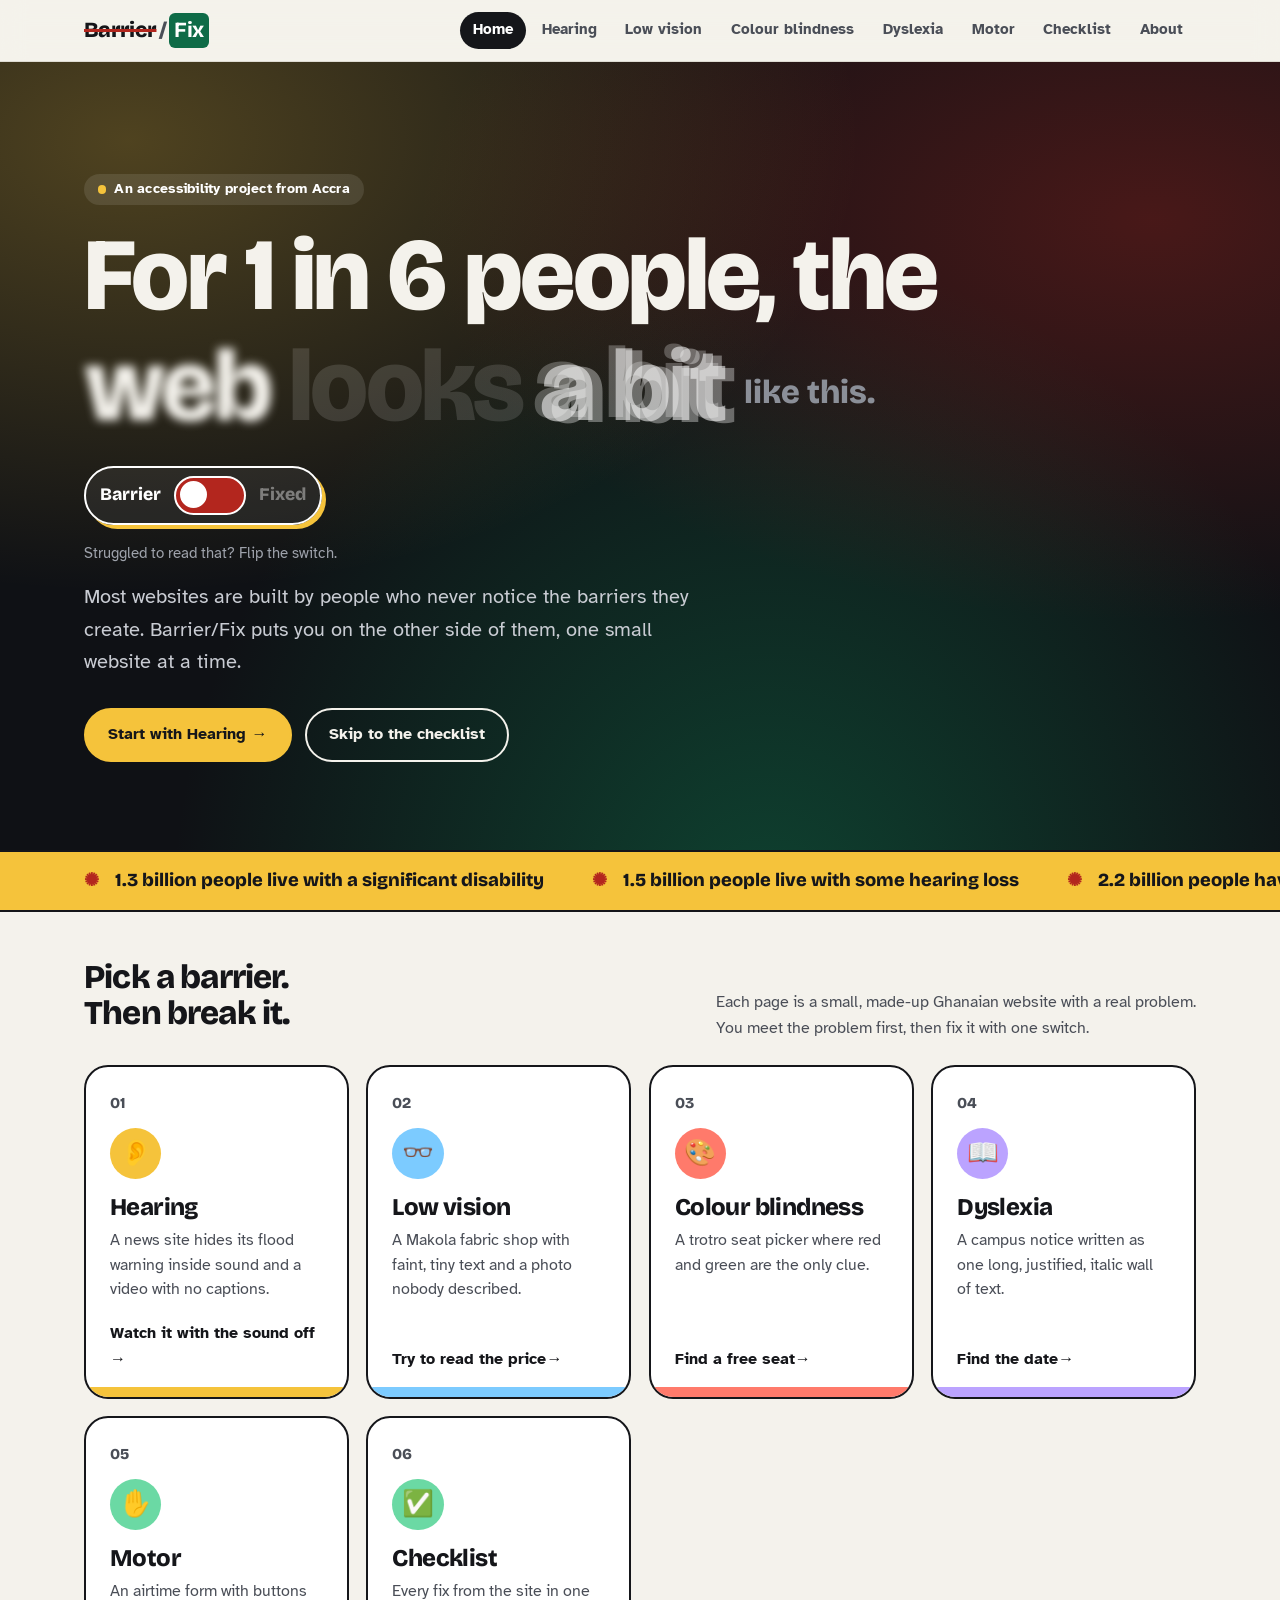
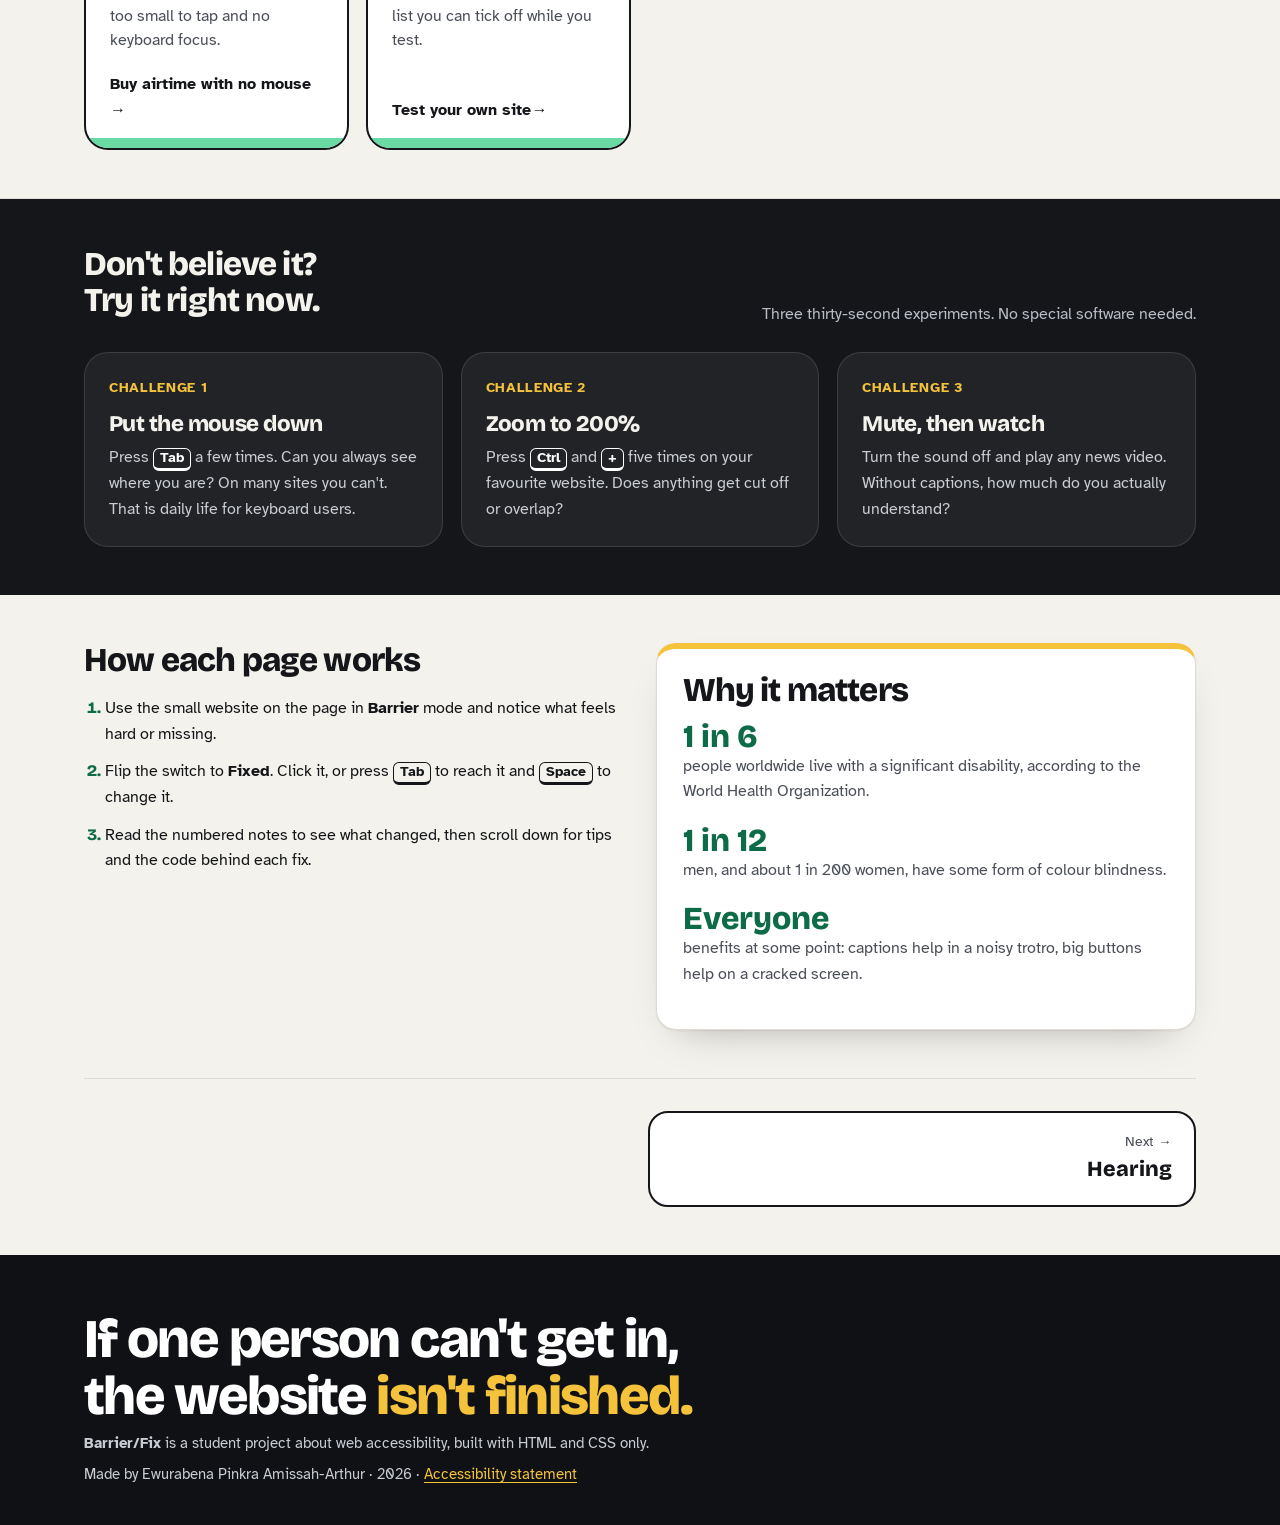
<file: index.html>
<!DOCTYPE html>
<html lang="en">
<head>
  <meta charset="utf-8">
  <meta name="viewport" content="width=device-width, initial-scale=1">
  <title>Home | Barrier/Fix</title>
  <meta name="description" content="Barrier/Fix lets you experience common web accessibility barriers, then switch them off.">
  <link rel="preconnect" href="https://fonts.googleapis.com">
  <link rel="preconnect" href="https://fonts.gstatic.com" crossorigin>
  <link href="https://fonts.googleapis.com/css2?family=Atkinson+Hyperlegible:ital,wght@0,400;0,700;1,400&family=Bricolage+Grotesque:opsz,wght@12..96,800&family=Source+Serif+4:opsz,wght@8..60,400;8..60,700&display=swap" rel="stylesheet">
  <link rel="stylesheet" href="styles.css">
</head>
<body class="theme-home">
  <a class="skip-link" href="#main">Skip to main content</a>

  <header class="site-header">
    <div class="wrap">
      <a class="logo" href="index.html"><span>Barrier</span><i aria-hidden="true">/</i><b>Fix</b></a>
      <nav class="site-nav" aria-label="Main">
        <ul>
        <li><a href="index.html" aria-current="page">Home</a></li>
        <li><a href="hearing.html">Hearing</a></li>
        <li><a href="low-vision.html">Low vision</a></li>
        <li><a href="colour-blindness.html">Colour blindness</a></li>
        <li><a href="dyslexia.html">Dyslexia</a></li>
        <li><a href="motor.html">Motor</a></li>
        <li><a href="checklist.html">Checklist</a></li>
        <li><a href="about.html">About</a></li>
        </ul>
      </nav>
    </div>
  </header>

  <main id="main" class="wrap">
    <section class="hero bleed" aria-labelledby="title">
      <span class="tagline">An accessibility project from Accra</span>
      <input class="switch-input" type="checkbox" id="hero-fix" role="switch">
      <h1 id="title">For 1 in 6 people, the <span class="bw bw-blur">web</span> <span class="bw bw-faint">looks</span> <span class="bw bw-ghost">a bit</span> <span class="bw bw-tiny">like this.</span></h1>
      <label class="switch" for="hero-fix">
        <span class="switch-word barrier-word" aria-hidden="true">Barrier</span>
        <span class="switch-track" aria-hidden="true"></span>
        <span class="switch-word fixed-word" aria-hidden="true">Fixed</span>
        <span class="visually-hidden">Fix the headline</span>
      </label>
      <p class="hero-hint"><span class="when-barrier">Struggled to read that? Flip the switch.</span><span class="when-fixed">That is all a fix is: a few lines of code. Now imagine it on every website you use.</span></p>
      <p class="lead">Most websites are built by people who never notice the barriers they create. Barrier/Fix puts you on the other side of them, one small website at a time.</p>
      <div class="hero-actions">
        <a class="button gold" href="hearing.html">Start with Hearing →</a>
        <a class="button ghost" href="checklist.html">Skip to the checklist</a>
      </div>
    </section>

    <div class="ticker bleed" aria-label="Facts about disability and the web">
      <div class="ticker-track">
        <ul>
          <li>1.3 billion people live with a significant disability</li>
          <li>1.5 billion people live with some hearing loss</li>
          <li>2.2 billion people have a vision impairment</li>
          <li>1 in 12 men are colour blind</li>
          <li>Captions help in a noisy trotro</li>
          <li>Big buttons help on a cracked screen</li>
        </ul>
        <ul aria-hidden="true">
          <li>1.3 billion people live with a significant disability</li>
          <li>1.5 billion people live with some hearing loss</li>
          <li>2.2 billion people have a vision impairment</li>
          <li>1 in 12 men are colour blind</li>
          <li>Captions help in a noisy trotro</li>
          <li>Big buttons help on a cracked screen</li>
        </ul>
      </div>
    </div>

    <section class="section reveal" aria-labelledby="pick" style="border-top:0">
      <div class="section-head">
        <h2 id="pick">Pick a barrier.<br>Then break it.</h2>
        <p>Each page is a small, made-up Ghanaian website with a real problem. You meet the problem first, then fix it with one switch.</p>
      </div>
      <ul class="topic-grid">
        <li class="theme-hearing"><a href="hearing.html"><span class="card-num">01</span><span class="icon" aria-hidden="true">👂</span><h3>Hearing</h3><p>A news site hides its flood warning inside sound and a video with no captions.</p><span class="go">Watch it with the sound off</span></a></li>
        <li class="theme-vision"><a href="low-vision.html"><span class="card-num">02</span><span class="icon" aria-hidden="true">👓</span><h3>Low vision</h3><p>A Makola fabric shop with faint, tiny text and a photo nobody described.</p><span class="go">Try to read the price</span></a></li>
        <li class="theme-colour"><a href="colour-blindness.html"><span class="card-num">03</span><span class="icon" aria-hidden="true">🎨</span><h3>Colour blindness</h3><p>A trotro seat picker where red and green are the only clue.</p><span class="go">Find a free seat</span></a></li>
        <li class="theme-dyslexia"><a href="dyslexia.html"><span class="card-num">04</span><span class="icon" aria-hidden="true">📖</span><h3>Dyslexia</h3><p>A campus notice written as one long, justified, italic wall of text.</p><span class="go">Find the date</span></a></li>
        <li class="theme-motor"><a href="motor.html"><span class="card-num">05</span><span class="icon" aria-hidden="true">✋</span><h3>Motor</h3><p>An airtime form with buttons too small to tap and no keyboard focus.</p><span class="go">Buy airtime with no mouse</span></a></li>
        <li class="theme-checklist"><a href="checklist.html"><span class="card-num">06</span><span class="icon" aria-hidden="true">✅</span><h3>Checklist</h3><p>Every fix from the site in one list you can tick off while you test.</p><span class="go">Test your own site</span></a></li>
      </ul>
    </section>

    <section class="section challenges bleed" aria-labelledby="now">
      <div class="section-head">
        <h2 id="now">Don't believe it?<br>Try it right now.</h2>
        <p>Three thirty-second experiments. No special software needed.</p>
      </div>
      <ul class="challenge-grid">
        <li><h3>Put the mouse down</h3><p>Press <kbd>Tab</kbd> a few times. Can you always see where you are? On many sites you can't. That is daily life for keyboard users.</p></li>
        <li><h3>Zoom to 200%</h3><p>Press <kbd>Ctrl</kbd> and <kbd>+</kbd> five times on your favourite website. Does anything get cut off or overlap?</p></li>
        <li><h3>Mute, then watch</h3><p>Turn the sound off and play any news video. Without captions, how much do you actually understand?</p></li>
      </ul>
    </section>

    <section class="section two-col reveal" aria-labelledby="how" style="border-top:0">
      <div>
        <h2 id="how">How each page works</h2>
        <ol class="steps">
          <li>Use the small website on the page in <strong>Barrier</strong> mode and notice what feels hard or missing.</li>
          <li>Flip the switch to <strong>Fixed</strong>. Click it, or press <kbd>Tab</kbd> to reach it and <kbd>Space</kbd> to change it.</li>
          <li>Read the numbered notes to see what changed, then scroll down for tips and the code behind each fix.</li>
        </ol>
      </div>
      <div class="card accent-top">
        <h2>Why it matters</h2>
        <dl class="fact-list">
          <dt>1 in 6</dt>
          <dd>people worldwide live with a significant disability, according to the World Health Organization.</dd>
          <dt>1 in 12</dt>
          <dd>men, and about 1 in 200 women, have some form of colour blindness.</dd>
          <dt>Everyone</dt>
          <dd>benefits at some point: captions help in a noisy trotro, big buttons help on a cracked screen.</dd>
        </dl>
      </div>
    </section>

    <nav class="pager" aria-label="Previous and next page">
      <a class="next" href="hearing.html"><small>Next</small>Hearing</a>
    </nav>
  </main>

  <footer class="site-footer">
    <div class="wrap">
      <p class="footer-big">If one person can't get in, the website <em>isn't finished.</em></p>
      <p><strong>Barrier/Fix</strong> is a student project about web accessibility, built with HTML and CSS only.</p>
      <p>Made by Ewurabena Pinkra Amissah-Arthur &middot; 2026 &middot; <a href="about.html">Accessibility statement</a></p>
    </div>
  </footer>
</body>
</html>
</file>
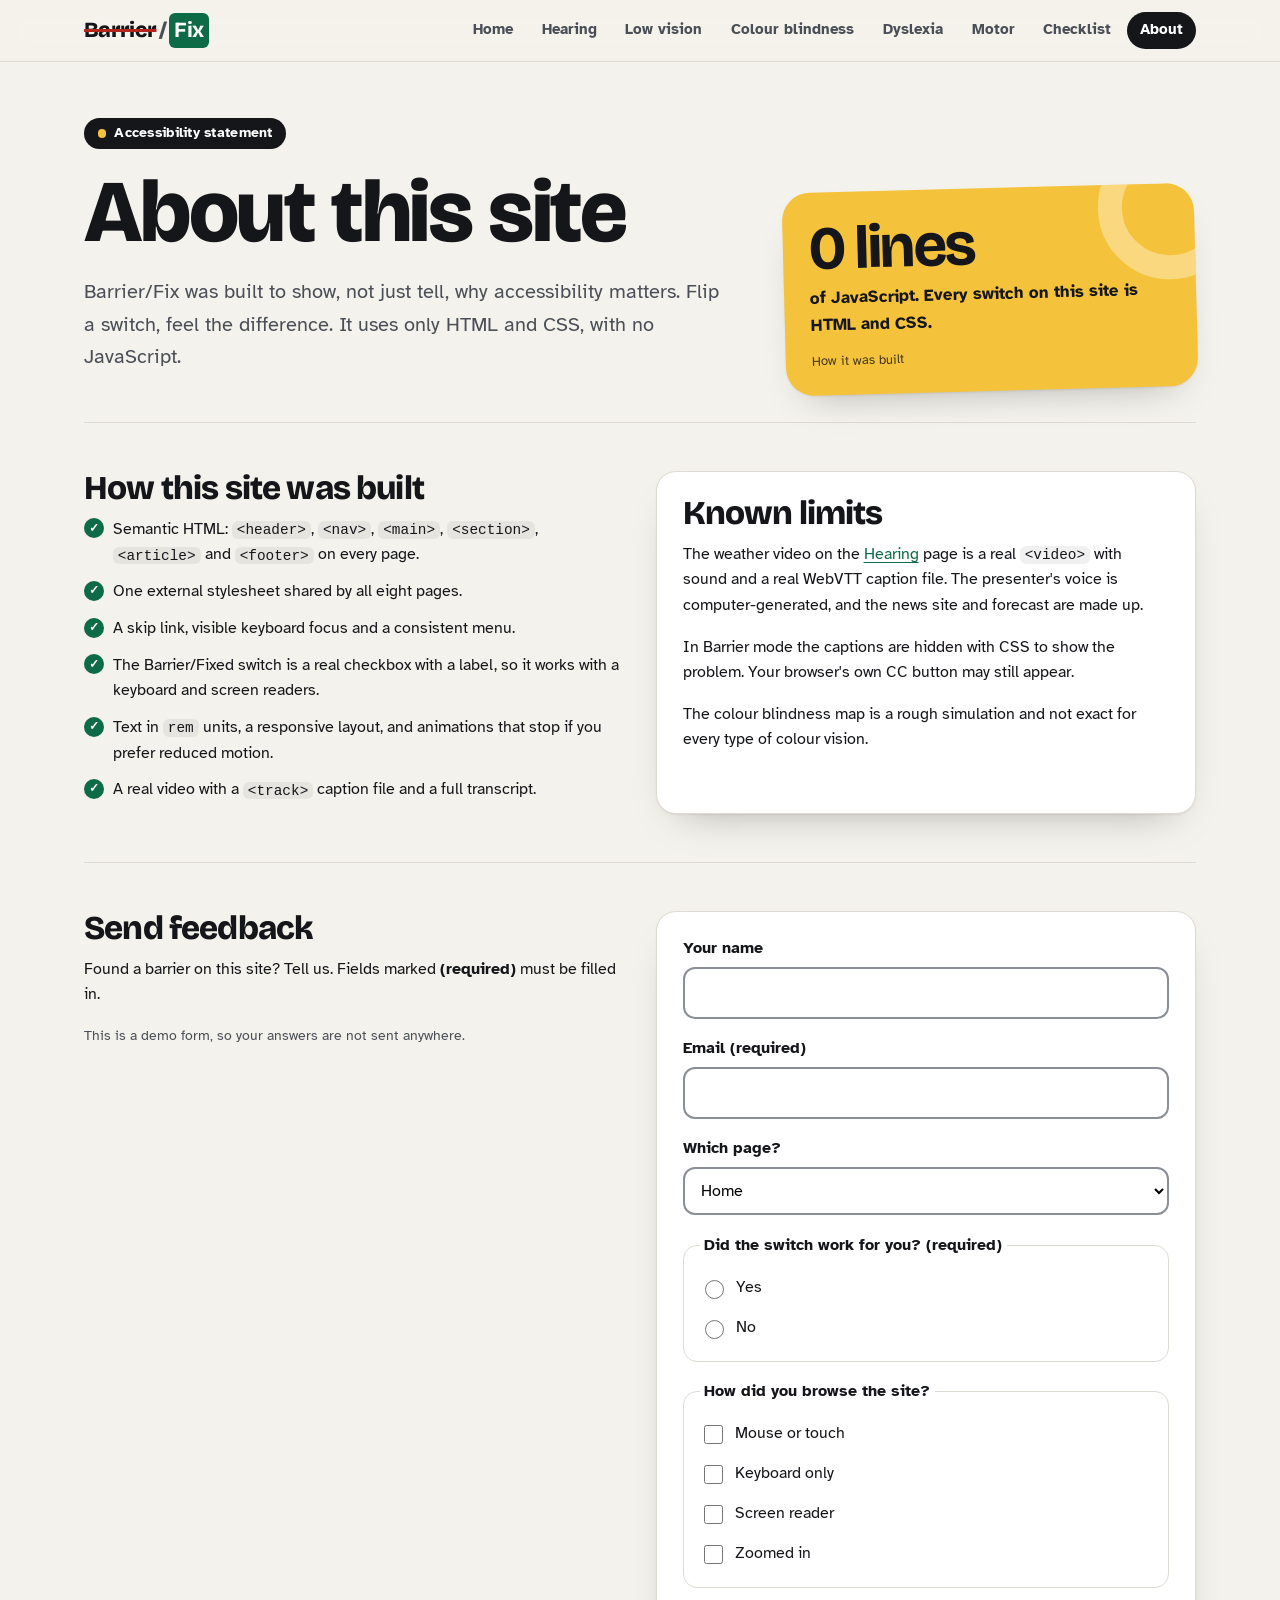
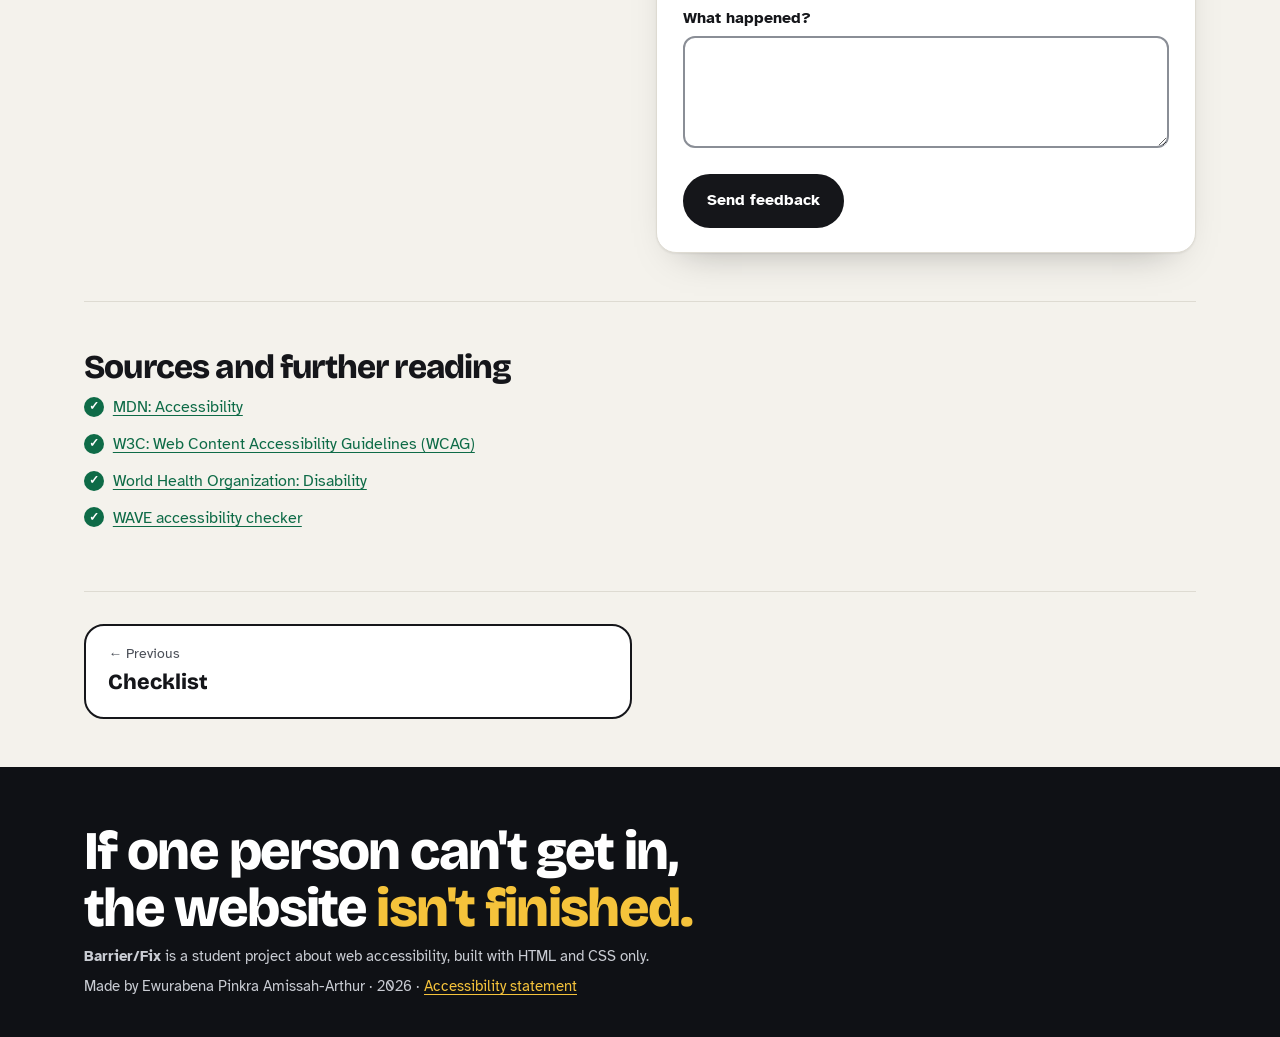
<file: about.html>
<!DOCTYPE html>
<html lang="en">
<head>
  <meta charset="utf-8">
  <meta name="viewport" content="width=device-width, initial-scale=1">
  <title>About | Barrier/Fix</title>
  <meta name="description" content="About Barrier/Fix: the accessibility statement, how the site was tested, and a feedback form.">
  <link rel="preconnect" href="https://fonts.googleapis.com">
  <link rel="preconnect" href="https://fonts.gstatic.com" crossorigin>
  <link href="https://fonts.googleapis.com/css2?family=Atkinson+Hyperlegible:ital,wght@0,400;0,700;1,400&family=Bricolage+Grotesque:opsz,wght@12..96,800&family=Source+Serif+4:opsz,wght@8..60,400;8..60,700&display=swap" rel="stylesheet">
  <link rel="stylesheet" href="styles.css">
</head>
<body class="theme-about">
  <a class="skip-link" href="#main">Skip to main content</a>

  <header class="site-header">
    <div class="wrap">
      <a class="logo" href="index.html"><span>Barrier</span><i aria-hidden="true">/</i><b>Fix</b></a>
      <nav class="site-nav" aria-label="Main">
        <ul>
        <li><a href="index.html">Home</a></li>
        <li><a href="hearing.html">Hearing</a></li>
        <li><a href="low-vision.html">Low vision</a></li>
        <li><a href="colour-blindness.html">Colour blindness</a></li>
        <li><a href="dyslexia.html">Dyslexia</a></li>
        <li><a href="motor.html">Motor</a></li>
        <li><a href="checklist.html">Checklist</a></li>
        <li><a href="about.html" aria-current="page">About</a></li>
        </ul>
      </nav>
    </div>
  </header>

  <main id="main" class="wrap">
    <section class="page-intro" aria-labelledby="title">
      <div>
        <span class="tagline">Accessibility statement</span>
        <h1 id="title">About this site</h1>
        <p class="lead">Barrier/Fix was built to show, not just tell, why accessibility matters. Flip a switch, feel the difference. It uses only HTML and CSS, with no JavaScript.</p>
      </div>
      <aside class="stat-card" aria-label="Key fact">
        <p><strong>0 lines</strong> of JavaScript. Every switch on this site is HTML and CSS.</p>
        <small>How it was built</small>
      </aside>
    </section>

    <section class="section two-col reveal" aria-labelledby="built">
      <div class="prose">
        <h2 id="built">How this site was built</h2>
        <ul class="tips">
          <li>Semantic HTML: <code>&lt;header&gt;</code>, <code>&lt;nav&gt;</code>, <code>&lt;main&gt;</code>, <code>&lt;section&gt;</code>, <code>&lt;article&gt;</code> and <code>&lt;footer&gt;</code> on every page.</li>
          <li>One external stylesheet shared by all eight pages.</li>
          <li>A skip link, visible keyboard focus and a consistent menu.</li>
          <li>The Barrier/Fixed switch is a real checkbox with a label, so it works with a keyboard and screen readers.</li>
          <li>Text in <code>rem</code> units, a responsive layout, and animations that stop if you prefer reduced motion.</li>
          <li>A real video with a <code>&lt;track&gt;</code> caption file and a full transcript.</li>
        </ul>
      </div>
      <div class="card">
        <h2>Known limits</h2>
        <p>The weather video on the <a href="hearing.html">Hearing</a> page is a real <code>&lt;video&gt;</code> with sound and a real WebVTT caption file. The presenter's voice is computer-generated, and the news site and forecast are made up.</p>
        <p>In Barrier mode the captions are hidden with CSS to show the problem. Your browser's own CC button may still appear.</p>
        <p>The colour blindness map is a rough simulation and not exact for every type of colour vision.</p>
      </div>
    </section>

    <section class="section two-col reveal" aria-labelledby="feedback-title">
      <div class="prose">
        <h2 id="feedback-title">Send feedback</h2>
        <p>Found a barrier on this site? Tell us. Fields marked <strong>(required)</strong> must be filled in.</p>
        <p style="color:var(--ink-soft);font-size:.9rem">This is a demo form, so your answers are not sent anywhere.</p>
      </div>

      <form class="feedback card" action="#" method="get">
        <div class="form-field">
          <label for="name">Your name</label>
          <input type="text" id="name" name="name" autocomplete="name">
        </div>
        <div class="form-field">
          <label for="email">Email (required)</label>
          <input type="email" id="email" name="email" autocomplete="email" required>
        </div>
        <div class="form-field">
          <label for="page">Which page?</label>
          <select id="page" name="page">
            <option>Home</option>
            <option>Hearing</option>
            <option>Low vision</option>
            <option>Colour blindness</option>
            <option>Dyslexia</option>
            <option>Motor</option>
            <option>Checklist</option>
          </select>
        </div>
        <fieldset>
          <legend>Did the switch work for you? (required)</legend>
          <label class="choice"><input type="radio" name="worked" value="yes" required> Yes</label>
          <label class="choice"><input type="radio" name="worked" value="no"> No</label>
        </fieldset>
        <fieldset>
          <legend>How did you browse the site?</legend>
          <label class="choice"><input type="checkbox" name="browse" value="mouse"> Mouse or touch</label>
          <label class="choice"><input type="checkbox" name="browse" value="keyboard"> Keyboard only</label>
          <label class="choice"><input type="checkbox" name="browse" value="screen-reader"> Screen reader</label>
          <label class="choice"><input type="checkbox" name="browse" value="zoom"> Zoomed in</label>
        </fieldset>
        <div class="form-field">
          <label for="message">What happened?</label>
          <textarea id="message" name="message"></textarea>
        </div>
        <button class="button" type="submit">Send feedback</button>
      </form>
    </section>

    <section class="section reveal" aria-labelledby="sources">
      <h2 id="sources">Sources and further reading</h2>
      <ul class="tips">
        <li><a href="https://developer.mozilla.org/en-US/docs/Learn_web_development/Core/Accessibility">MDN: Accessibility</a></li>
        <li><a href="https://www.w3.org/WAI/standards-guidelines/wcag/">W3C: Web Content Accessibility Guidelines (WCAG)</a></li>
        <li><a href="https://www.who.int/health-topics/disability">World Health Organization: Disability</a></li>
        <li><a href="https://wave.webaim.org/">WAVE accessibility checker</a></li>
      </ul>
    </section>

    <nav class="pager" aria-label="Previous and next page">
      <a class="prev" href="checklist.html"><small>Previous</small>Checklist</a>
      
    </nav>
  </main>

  <footer class="site-footer">
    <div class="wrap">
      <p class="footer-big">If one person can't get in, the website <em>isn't finished.</em></p>
      <p><strong>Barrier/Fix</strong> is a student project about web accessibility, built with HTML and CSS only.</p>
      <p>Made by Ewurabena Pinkra Amissah-Arthur &middot; 2026 &middot; <a href="about.html">Accessibility statement</a></p>
    </div>
  </footer>
</body>
</html>
</file>
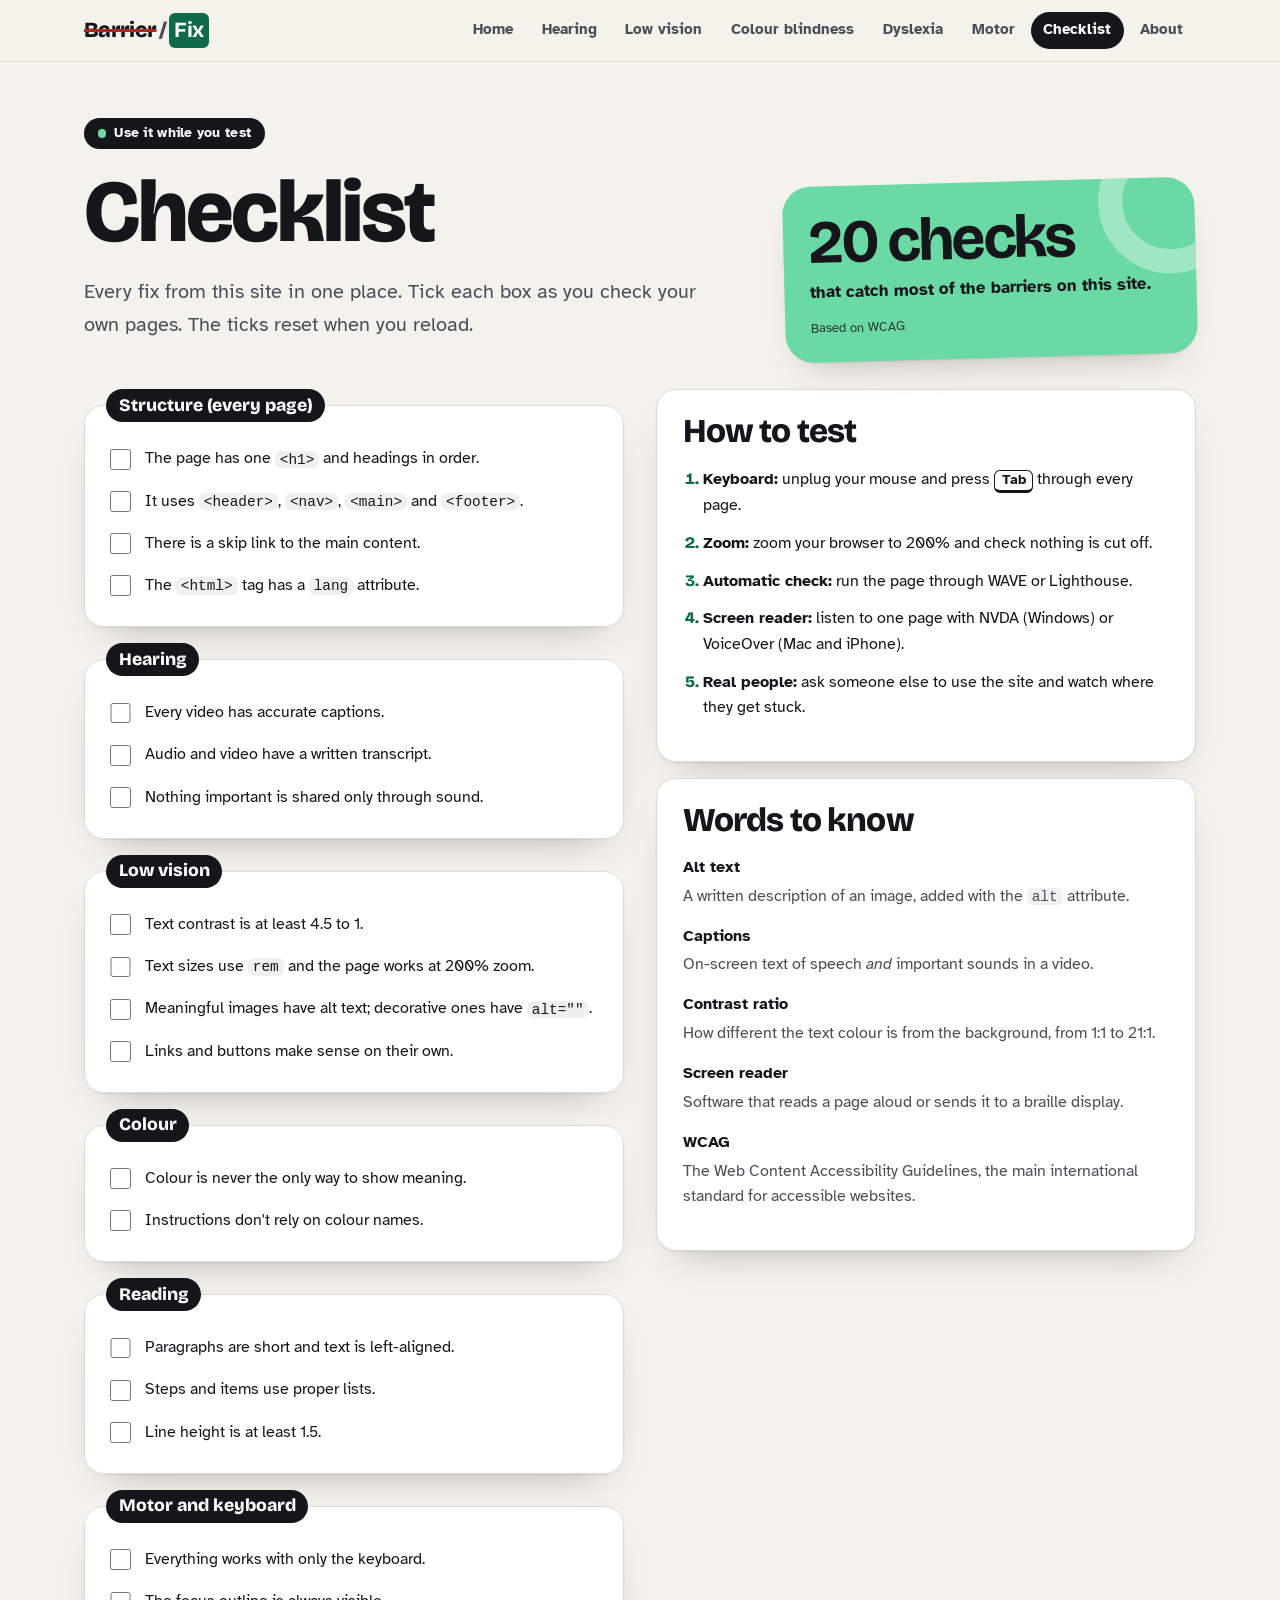
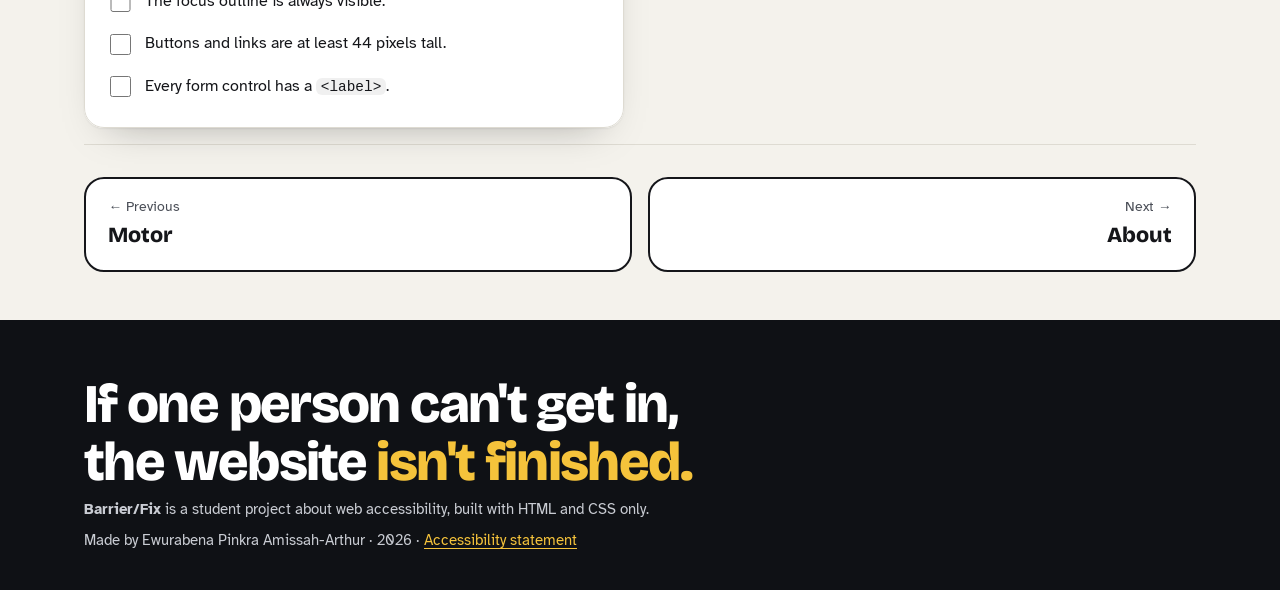
<file: checklist.html>
<!DOCTYPE html>
<html lang="en">
<head>
  <meta charset="utf-8">
  <meta name="viewport" content="width=device-width, initial-scale=1">
  <title>Checklist | Barrier/Fix</title>
  <meta name="description" content="A checklist of every accessibility fix from Barrier/Fix, to tick off while testing a website.">
  <link rel="preconnect" href="https://fonts.googleapis.com">
  <link rel="preconnect" href="https://fonts.gstatic.com" crossorigin>
  <link href="https://fonts.googleapis.com/css2?family=Atkinson+Hyperlegible:ital,wght@0,400;0,700;1,400&family=Bricolage+Grotesque:opsz,wght@12..96,800&family=Source+Serif+4:opsz,wght@8..60,400;8..60,700&display=swap" rel="stylesheet">
  <link rel="stylesheet" href="styles.css">
</head>
<body class="theme-checklist">
  <a class="skip-link" href="#main">Skip to main content</a>

  <header class="site-header">
    <div class="wrap">
      <a class="logo" href="index.html"><span>Barrier</span><i aria-hidden="true">/</i><b>Fix</b></a>
      <nav class="site-nav" aria-label="Main">
        <ul>
        <li><a href="index.html">Home</a></li>
        <li><a href="hearing.html">Hearing</a></li>
        <li><a href="low-vision.html">Low vision</a></li>
        <li><a href="colour-blindness.html">Colour blindness</a></li>
        <li><a href="dyslexia.html">Dyslexia</a></li>
        <li><a href="motor.html">Motor</a></li>
        <li><a href="checklist.html" aria-current="page">Checklist</a></li>
        <li><a href="about.html">About</a></li>
        </ul>
      </nav>
    </div>
  </header>

  <main id="main" class="wrap">
    <section class="page-intro" aria-labelledby="title">
      <div>
        <span class="tagline">Use it while you test</span>
        <h1 id="title">Checklist</h1>
        <p class="lead">Every fix from this site in one place. Tick each box as you check your own pages. The ticks reset when you reload.</p>
      </div>
      <aside class="stat-card" aria-label="Key fact">
        <p><strong>20 checks</strong> that catch most of the barriers on this site.</p>
        <small>Based on WCAG</small>
      </aside>
    </section>

    <div class="two-col">
      <form action="#" aria-label="Accessibility checklist">
      <fieldset class="check-group">
        <legend>Structure (every page)</legend>
        <label class="check-item"><input type="checkbox" name="check" value="c1"><span>The page has one <code>&lt;h1&gt;</code> and headings in order.</span></label>
        <label class="check-item"><input type="checkbox" name="check" value="c2"><span>It uses <code>&lt;header&gt;</code>, <code>&lt;nav&gt;</code>, <code>&lt;main&gt;</code> and <code>&lt;footer&gt;</code>.</span></label>
        <label class="check-item"><input type="checkbox" name="check" value="c3"><span>There is a skip link to the main content.</span></label>
        <label class="check-item"><input type="checkbox" name="check" value="c4"><span>The <code>&lt;html&gt;</code> tag has a <code>lang</code> attribute.</span></label>
      </fieldset>
      <fieldset class="check-group">
        <legend>Hearing</legend>
        <label class="check-item"><input type="checkbox" name="check" value="c5"><span>Every video has accurate captions.</span></label>
        <label class="check-item"><input type="checkbox" name="check" value="c6"><span>Audio and video have a written transcript.</span></label>
        <label class="check-item"><input type="checkbox" name="check" value="c7"><span>Nothing important is shared only through sound.</span></label>
      </fieldset>
      <fieldset class="check-group">
        <legend>Low vision</legend>
        <label class="check-item"><input type="checkbox" name="check" value="c8"><span>Text contrast is at least 4.5 to 1.</span></label>
        <label class="check-item"><input type="checkbox" name="check" value="c9"><span>Text sizes use <code>rem</code> and the page works at 200% zoom.</span></label>
        <label class="check-item"><input type="checkbox" name="check" value="c10"><span>Meaningful images have alt text; decorative ones have <code>alt=&quot;&quot;</code>.</span></label>
        <label class="check-item"><input type="checkbox" name="check" value="c11"><span>Links and buttons make sense on their own.</span></label>
      </fieldset>
      <fieldset class="check-group">
        <legend>Colour</legend>
        <label class="check-item"><input type="checkbox" name="check" value="c12"><span>Colour is never the only way to show meaning.</span></label>
        <label class="check-item"><input type="checkbox" name="check" value="c13"><span>Instructions don't rely on colour names.</span></label>
      </fieldset>
      <fieldset class="check-group">
        <legend>Reading</legend>
        <label class="check-item"><input type="checkbox" name="check" value="c14"><span>Paragraphs are short and text is left-aligned.</span></label>
        <label class="check-item"><input type="checkbox" name="check" value="c15"><span>Steps and items use proper lists.</span></label>
        <label class="check-item"><input type="checkbox" name="check" value="c16"><span>Line height is at least 1.5.</span></label>
      </fieldset>
      <fieldset class="check-group">
        <legend>Motor and keyboard</legend>
        <label class="check-item"><input type="checkbox" name="check" value="c17"><span>Everything works with only the keyboard.</span></label>
        <label class="check-item"><input type="checkbox" name="check" value="c18"><span>The focus outline is always visible.</span></label>
        <label class="check-item"><input type="checkbox" name="check" value="c19"><span>Buttons and links are at least 44 pixels tall.</span></label>
        <label class="check-item"><input type="checkbox" name="check" value="c20"><span>Every form control has a <code>&lt;label&gt;</code>.</span></label>
      </fieldset>
      </form>

      <div>
        <div class="card">
          <h2>How to test</h2>
          <ol class="steps">
            <li><strong>Keyboard:</strong> unplug your mouse and press <kbd>Tab</kbd> through every page.</li>
            <li><strong>Zoom:</strong> zoom your browser to 200% and check nothing is cut off.</li>
            <li><strong>Automatic check:</strong> run the page through WAVE or Lighthouse.</li>
            <li><strong>Screen reader:</strong> listen to one page with NVDA (Windows) or VoiceOver (Mac and iPhone).</li>
            <li><strong>Real people:</strong> ask someone else to use the site and watch where they get stuck.</li>
          </ol>
        </div>

        <div class="card" style="margin-top:1rem">
          <h2>Words to know</h2>
          <dl class="glossary">
            <dt>Alt text</dt>
            <dd>A written description of an image, added with the <code>alt</code> attribute.</dd>
            <dt>Captions</dt>
            <dd>On-screen text of speech <em>and</em> important sounds in a video.</dd>
            <dt>Contrast ratio</dt>
            <dd>How different the text colour is from the background, from 1:1 to 21:1.</dd>
            <dt>Screen reader</dt>
            <dd>Software that reads a page aloud or sends it to a braille display.</dd>
            <dt>WCAG</dt>
            <dd>The Web Content Accessibility Guidelines, the main international standard for accessible websites.</dd>
          </dl>
        </div>
      </div>
    </div>

    <nav class="pager" aria-label="Previous and next page">
      <a class="prev" href="motor.html"><small>Previous</small>Motor</a>
      <a class="next" href="about.html"><small>Next</small>About</a>
    </nav>
  </main>

  <footer class="site-footer">
    <div class="wrap">
      <p class="footer-big">If one person can't get in, the website <em>isn't finished.</em></p>
      <p><strong>Barrier/Fix</strong> is a student project about web accessibility, built with HTML and CSS only.</p>
      <p>Made by Ewurabena Pinkra Amissah-Arthur &middot; 2026 &middot; <a href="about.html">Accessibility statement</a></p>
    </div>
  </footer>
</body>
</html>
</file>
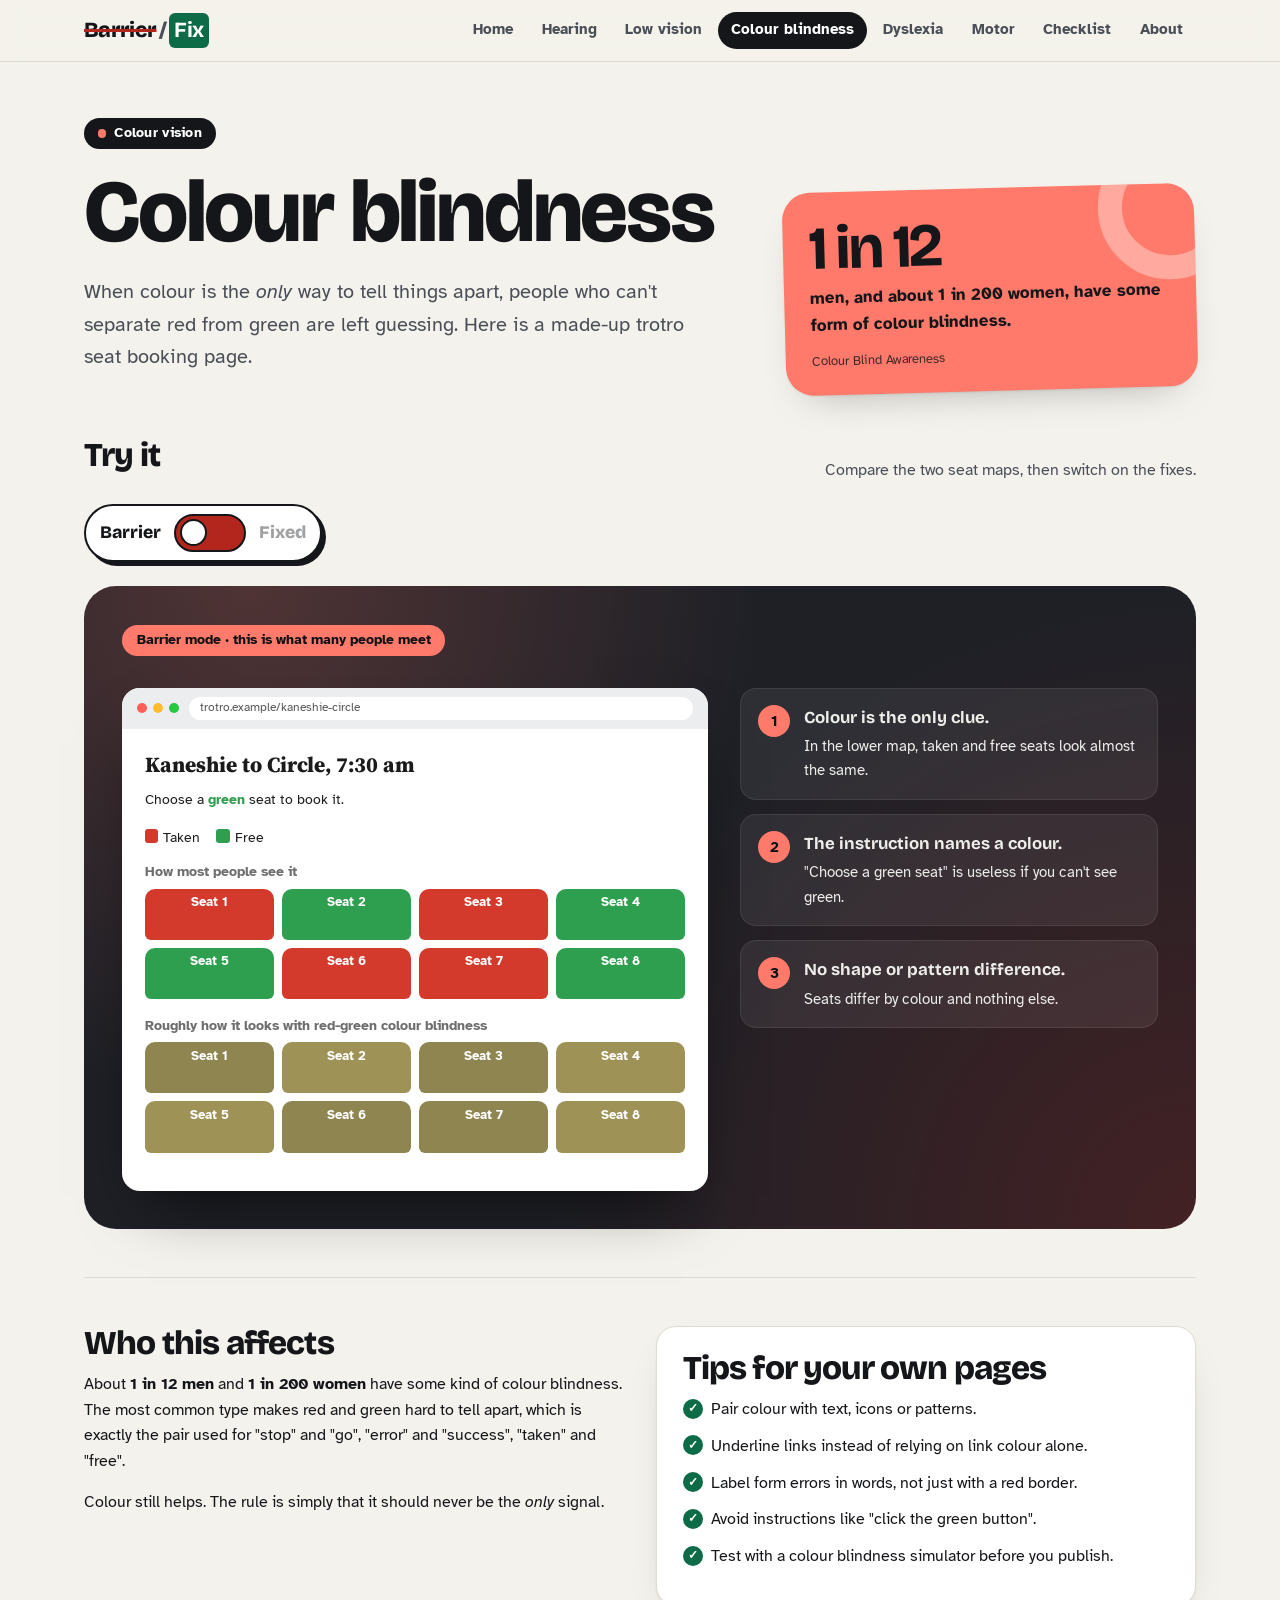
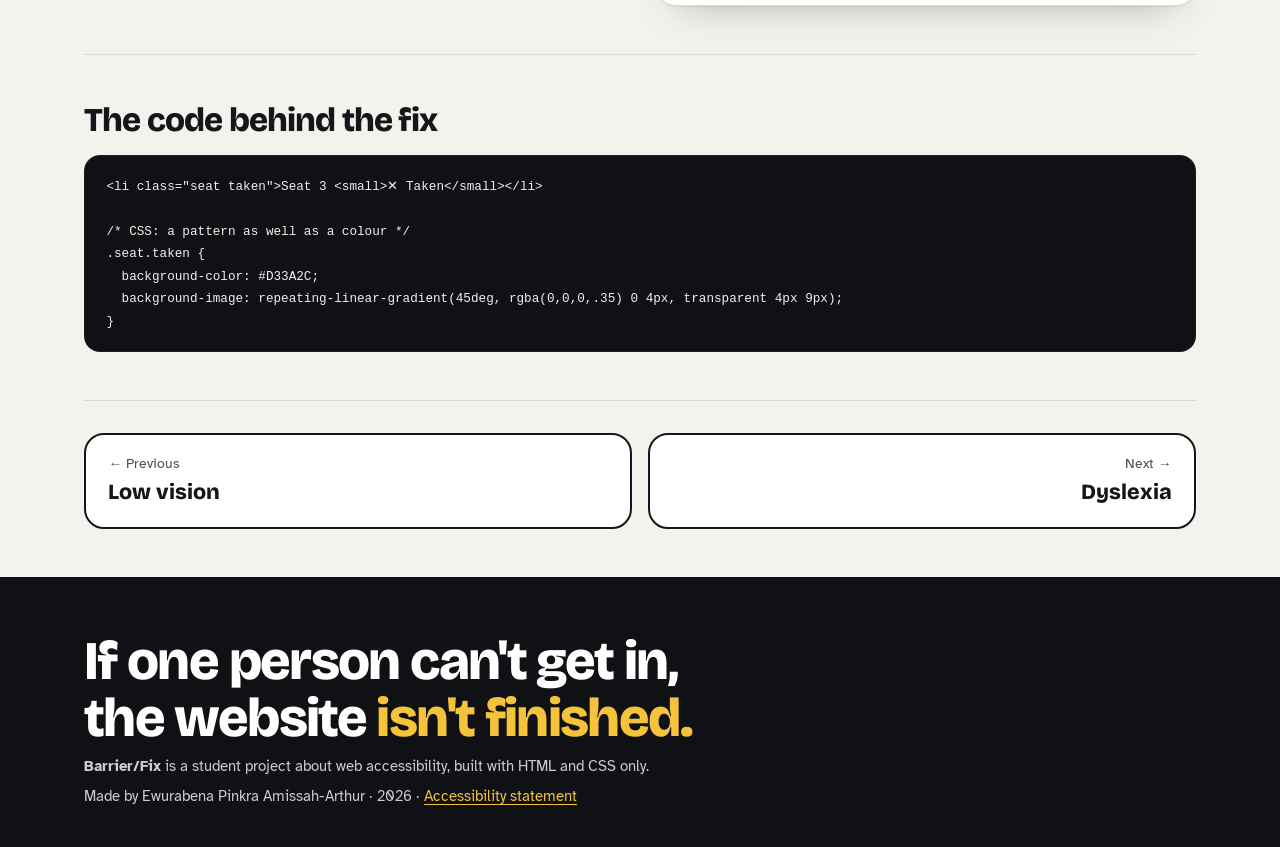
<file: colour-blindness.html>
<!DOCTYPE html>
<html lang="en">
<head>
  <meta charset="utf-8">
  <meta name="viewport" content="width=device-width, initial-scale=1">
  <title>Colour blindness | Barrier/Fix</title>
  <meta name="description" content="How using colour as the only signal confuses colour-blind visitors, and how labels and patterns fix it.">
  <link rel="preconnect" href="https://fonts.googleapis.com">
  <link rel="preconnect" href="https://fonts.gstatic.com" crossorigin>
  <link href="https://fonts.googleapis.com/css2?family=Atkinson+Hyperlegible:ital,wght@0,400;0,700;1,400&family=Bricolage+Grotesque:opsz,wght@12..96,800&family=Source+Serif+4:opsz,wght@8..60,400;8..60,700&display=swap" rel="stylesheet">
  <link rel="stylesheet" href="styles.css">
</head>
<body class="theme-colour">
  <a class="skip-link" href="#main">Skip to main content</a>

  <header class="site-header">
    <div class="wrap">
      <a class="logo" href="index.html"><span>Barrier</span><i aria-hidden="true">/</i><b>Fix</b></a>
      <nav class="site-nav" aria-label="Main">
        <ul>
        <li><a href="index.html">Home</a></li>
        <li><a href="hearing.html">Hearing</a></li>
        <li><a href="low-vision.html">Low vision</a></li>
        <li><a href="colour-blindness.html" aria-current="page">Colour blindness</a></li>
        <li><a href="dyslexia.html">Dyslexia</a></li>
        <li><a href="motor.html">Motor</a></li>
        <li><a href="checklist.html">Checklist</a></li>
        <li><a href="about.html">About</a></li>
        </ul>
      </nav>
    </div>
  </header>

  <main id="main" class="wrap">
    <section class="page-intro" aria-labelledby="title">
      <div>
        <span class="tagline">Colour vision</span>
        <h1 id="title">Colour blindness</h1>
        <p class="lead">When colour is the <em>only</em> way to tell things apart, people who can't separate red from green are left guessing. Here is a made-up trotro seat booking page.</p>
      </div>
      <aside class="stat-card" aria-label="Key fact">
        <p><strong>1 in 12</strong> men, and about 1 in 200 women, have some form of colour blindness.</p>
        <small>Colour Blind Awareness</small>
      </aside>
    </section>

    <section class="demo" aria-labelledby="demo-title">
      <div class="demo-head">
        <h2 id="demo-title">Try it</h2>
        <p>Compare the two seat maps, then switch on the fixes.</p>
      </div>
      <input class="switch-input" type="checkbox" id="fix" role="switch">
      <label class="switch" for="fix">
        <span class="switch-word barrier-word" aria-hidden="true">Barrier</span>
        <span class="switch-track" aria-hidden="true"></span>
        <span class="switch-word fixed-word" aria-hidden="true">Fixed</span>
        <span class="visually-hidden">Show the accessible version of the seat booking page</span>
      </label>
      <div class="stage">
        <article class="mock" aria-label="Example trotro seat booking page">
          <div class="mock-bar" aria-hidden="true"><span class="dots"><i></i><i></i><i></i></span><span>trotro.example/kaneshie-circle</span></div>
          <div class="mock-body">
            <h3 class="mock-title">Kaneshie to Circle, 7:30 am</h3>
            <p class="when-barrier" style="font-size:.9rem">Choose a <span style="color:#2E9E4F;font-weight:700">green</span> seat to book it.</p>
            <p class="when-fixed" style="font-size:.9rem">Choose any seat marked <strong>✓ Free</strong> to book it.</p>
            <ul class="legend">
              <li><span class="swatch taken" aria-hidden="true"></span><span class="when-fixed">✕ </span>Taken</li>
              <li><span class="swatch free" aria-hidden="true"></span><span class="when-fixed">✓ </span>Free</li>
            </ul>
            <p class="stage-label" style="color:#555">How most people see it</p>
            <ul class="seats"><li class="seat taken">Seat 1<small class="when-fixed"><br>✕ Taken</small></li><li class="seat free">Seat 2<small class="when-fixed"><br>✓ Free</small></li><li class="seat taken">Seat 3<small class="when-fixed"><br>✕ Taken</small></li><li class="seat free">Seat 4<small class="when-fixed"><br>✓ Free</small></li><li class="seat free">Seat 5<small class="when-fixed"><br>✓ Free</small></li><li class="seat taken">Seat 6<small class="when-fixed"><br>✕ Taken</small></li><li class="seat taken">Seat 7<small class="when-fixed"><br>✕ Taken</small></li><li class="seat free">Seat 8<small class="when-fixed"><br>✓ Free</small></li></ul>
            <p class="stage-label" style="color:#555">Roughly how it looks with red-green colour blindness</p>
            <ul class="seats sim"><li class="seat taken">Seat 1<small class="when-fixed"><br>✕ Taken</small></li><li class="seat free">Seat 2<small class="when-fixed"><br>✓ Free</small></li><li class="seat taken">Seat 3<small class="when-fixed"><br>✕ Taken</small></li><li class="seat free">Seat 4<small class="when-fixed"><br>✓ Free</small></li><li class="seat free">Seat 5<small class="when-fixed"><br>✓ Free</small></li><li class="seat taken">Seat 6<small class="when-fixed"><br>✕ Taken</small></li><li class="seat taken">Seat 7<small class="when-fixed"><br>✕ Taken</small></li><li class="seat free">Seat 8<small class="when-fixed"><br>✓ Free</small></li></ul>
          </div>
        </article>
        <ol class="notes">
          <li><span class="num" aria-hidden="true">1</span>
            <p class="when-barrier"><strong>Colour is the only clue.</strong> In the lower map, taken and free seats look almost the same.</p>
            <p class="when-fixed"><strong>Text and symbols added.</strong> Every seat says Free or Taken, with ✓ or ✕.</p></li>
          <li><span class="num" aria-hidden="true">2</span>
            <p class="when-barrier"><strong>The instruction names a colour.</strong> &quot;Choose a green seat&quot; is useless if you can't see green.</p>
            <p class="when-fixed"><strong>The instruction names a state.</strong> &quot;Choose a seat marked Free&quot; works for everyone.</p></li>
          <li><span class="num" aria-hidden="true">3</span>
            <p class="when-barrier"><strong>No shape or pattern difference.</strong> Seats differ by colour and nothing else.</p>
            <p class="when-fixed"><strong>Patterns help too.</strong> Taken seats get stripes and free seats get a white border.</p></li>
        </ol>
      </div>
    </section>

    <section class="section two-col reveal" aria-labelledby="who">
      <div class="prose">
        <h2 id="who">Who this affects</h2>
        <p>About <strong>1 in 12 men</strong> and <strong>1 in 200 women</strong> have some kind of colour blindness. The most common type makes red and green hard to tell apart, which is exactly the pair used for "stop" and "go", "error" and "success", "taken" and "free".</p>
        <p>Colour still helps. The rule is simply that it should never be the <em>only</em> signal.</p>
      </div>
      <div class="card">
        <h2>Tips for your own pages</h2>
        <ul class="tips">
          <li>Pair colour with text, icons or patterns.</li>
          <li>Underline links instead of relying on link colour alone.</li>
          <li>Label form errors in words, not just with a red border.</li>
          <li>Avoid instructions like "click the green button".</li>
          <li>Test with a colour blindness simulator before you publish.</li>
        </ul>
      </div>
    </section>

    <section class="section reveal" aria-labelledby="code">
      <h2 id="code">The code behind the fix</h2>
<pre><code>&lt;li class="seat taken"&gt;Seat 3 &lt;small&gt;✕ Taken&lt;/small&gt;&lt;/li&gt;

/* CSS: a pattern as well as a colour */
.seat.taken {
  background-color: #D33A2C;
  background-image: repeating-linear-gradient(45deg, rgba(0,0,0,.35) 0 4px, transparent 4px 9px);
}</code></pre>
    </section>

    <nav class="pager" aria-label="Previous and next page">
      <a class="prev" href="low-vision.html"><small>Previous</small>Low vision</a>
      <a class="next" href="dyslexia.html"><small>Next</small>Dyslexia</a>
    </nav>
  </main>

  <footer class="site-footer">
    <div class="wrap">
      <p class="footer-big">If one person can't get in, the website <em>isn't finished.</em></p>
      <p><strong>Barrier/Fix</strong> is a student project about web accessibility, built with HTML and CSS only.</p>
      <p>Made by Ewurabena Pinkra Amissah-Arthur &middot; 2026 &middot; <a href="about.html">Accessibility statement</a></p>
    </div>
  </footer>
</body>
</html>
</file>
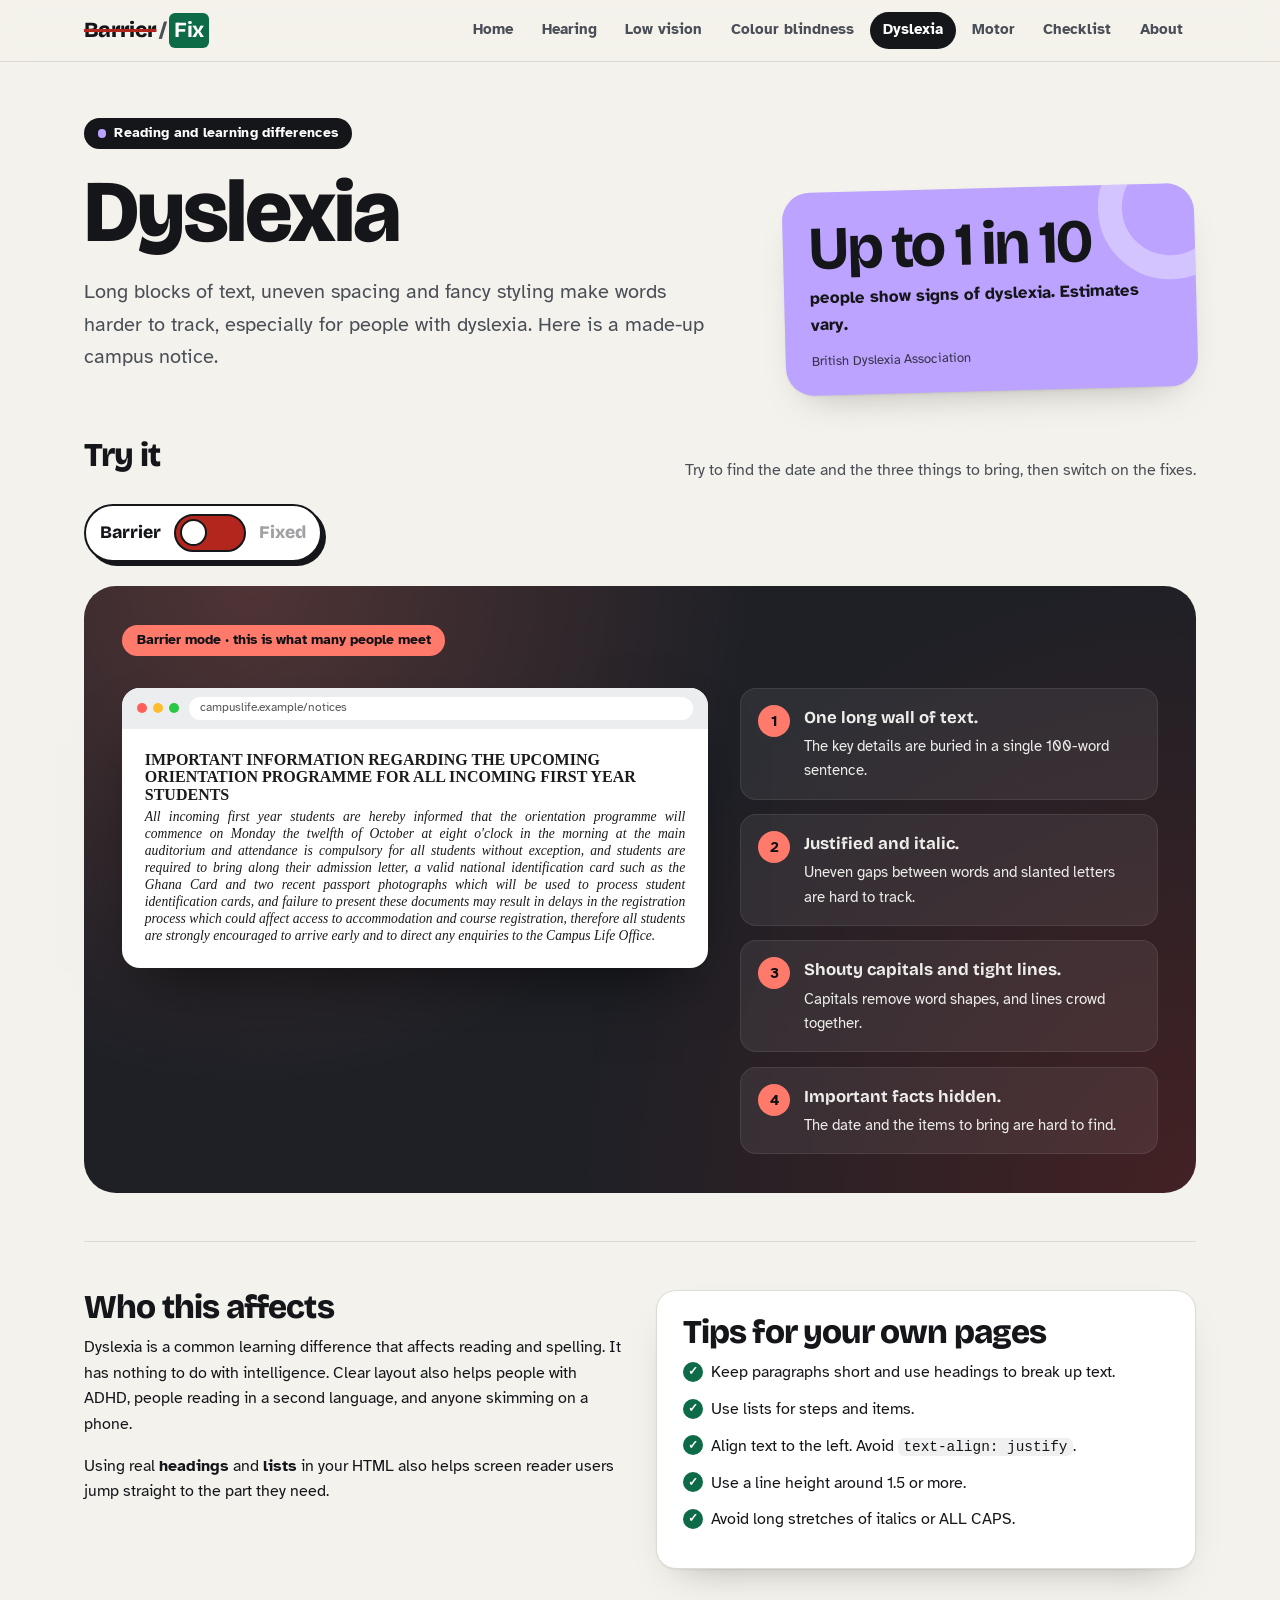
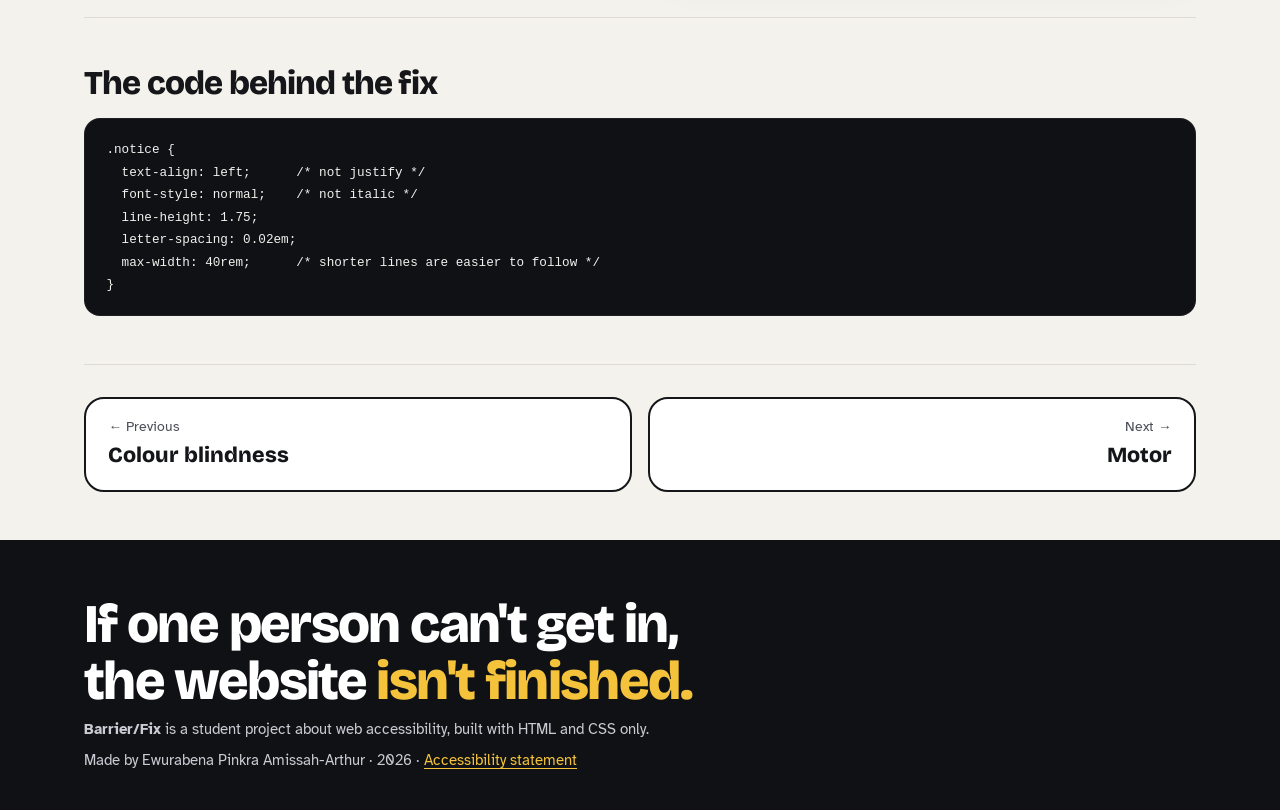
<file: dyslexia.html>
<!DOCTYPE html>
<html lang="en">
<head>
  <meta charset="utf-8">
  <meta name="viewport" content="width=device-width, initial-scale=1">
  <title>Dyslexia | Barrier/Fix</title>
  <meta name="description" content="How dense, justified, italic text makes reading hard for people with dyslexia, and how layout and spacing fix it.">
  <link rel="preconnect" href="https://fonts.googleapis.com">
  <link rel="preconnect" href="https://fonts.gstatic.com" crossorigin>
  <link href="https://fonts.googleapis.com/css2?family=Atkinson+Hyperlegible:ital,wght@0,400;0,700;1,400&family=Bricolage+Grotesque:opsz,wght@12..96,800&family=Source+Serif+4:opsz,wght@8..60,400;8..60,700&display=swap" rel="stylesheet">
  <link rel="stylesheet" href="styles.css">
</head>
<body class="theme-dyslexia">
  <a class="skip-link" href="#main">Skip to main content</a>

  <header class="site-header">
    <div class="wrap">
      <a class="logo" href="index.html"><span>Barrier</span><i aria-hidden="true">/</i><b>Fix</b></a>
      <nav class="site-nav" aria-label="Main">
        <ul>
        <li><a href="index.html">Home</a></li>
        <li><a href="hearing.html">Hearing</a></li>
        <li><a href="low-vision.html">Low vision</a></li>
        <li><a href="colour-blindness.html">Colour blindness</a></li>
        <li><a href="dyslexia.html" aria-current="page">Dyslexia</a></li>
        <li><a href="motor.html">Motor</a></li>
        <li><a href="checklist.html">Checklist</a></li>
        <li><a href="about.html">About</a></li>
        </ul>
      </nav>
    </div>
  </header>

  <main id="main" class="wrap">
    <section class="page-intro" aria-labelledby="title">
      <div>
        <span class="tagline">Reading and learning differences</span>
        <h1 id="title">Dyslexia</h1>
        <p class="lead">Long blocks of text, uneven spacing and fancy styling make words harder to track, especially for people with dyslexia. Here is a made-up campus notice.</p>
      </div>
      <aside class="stat-card" aria-label="Key fact">
        <p><strong>Up to 1 in 10</strong> people show signs of dyslexia. Estimates vary.</p>
        <small>British Dyslexia Association</small>
      </aside>
    </section>

    <section class="demo" aria-labelledby="demo-title">
      <div class="demo-head">
        <h2 id="demo-title">Try it</h2>
        <p>Try to find the date and the three things to bring, then switch on the fixes.</p>
      </div>
      <input class="switch-input" type="checkbox" id="fix" role="switch">
      <label class="switch" for="fix">
        <span class="switch-word barrier-word" aria-hidden="true">Barrier</span>
        <span class="switch-track" aria-hidden="true"></span>
        <span class="switch-word fixed-word" aria-hidden="true">Fixed</span>
        <span class="visually-hidden">Show the accessible version of the campus notice</span>
      </label>
      <div class="stage">
        <article class="mock" aria-label="Example campus notice">
          <div class="mock-bar" aria-hidden="true"><span class="dots"><i></i><i></i><i></i></span><span>campuslife.example/notices</span></div>
          <div class="mock-body">
            <div class="when-barrier">
              <h3 class="wall-head">IMPORTANT INFORMATION REGARDING THE UPCOMING ORIENTATION PROGRAMME FOR ALL INCOMING FIRST YEAR STUDENTS</h3>
              <p class="wall">All incoming first year students are hereby informed that the orientation programme will commence on Monday the twelfth of October at eight o'clock in the morning at the main auditorium and attendance is compulsory for all students without exception, and students are required to bring along their admission letter, a valid national identification card such as the Ghana Card and two recent passport photographs which will be used to process student identification cards, and failure to present these documents may result in delays in the registration process which could affect access to accommodation and course registration, therefore all students are strongly encouraged to arrive early and to direct any enquiries to the Campus Life Office.</p>
            </div>
            <div class="when-fixed clear">
              <h3>Orientation for first-year students</h3>
              <p><strong>When:</strong> Monday 12 October, 8:00 am<br><strong>Where:</strong> Main auditorium</p>
              <p>Orientation is compulsory. Please bring:</p>
              <ol>
                <li>Your admission letter</li>
                <li>Your Ghana Card</li>
                <li>Two passport photos</li>
              </ol>
              <p>Without these, your student ID, room and course registration may be delayed. Questions? Ask the Campus Life Office.</p>
            </div>
          </div>
        </article>
        <ol class="notes">
          <li><span class="num" aria-hidden="true">1</span>
            <p class="when-barrier"><strong>One long wall of text.</strong> The key details are buried in a single 100-word sentence.</p>
            <p class="when-fixed"><strong>Short chunks.</strong> A heading, short paragraphs and a numbered list.</p></li>
          <li><span class="num" aria-hidden="true">2</span>
            <p class="when-barrier"><strong>Justified and italic.</strong> Uneven gaps between words and slanted letters are hard to track.</p>
            <p class="when-fixed"><strong>Left-aligned, regular text.</strong> Even spacing and upright letters.</p></li>
          <li><span class="num" aria-hidden="true">3</span>
            <p class="when-barrier"><strong>Shouty capitals and tight lines.</strong> Capitals remove word shapes, and lines crowd together.</p>
            <p class="when-fixed"><strong>Sentence case and room to breathe.</strong> Wider line height and a little extra letter spacing.</p></li>
          <li><span class="num" aria-hidden="true">4</span>
            <p class="when-barrier"><strong>Important facts hidden.</strong> The date and the items to bring are hard to find.</p>
            <p class="when-fixed"><strong>Key facts stand out.</strong> Dates are bold and the items are a list.</p></li>
        </ol>
      </div>
    </section>

    <section class="section two-col reveal" aria-labelledby="who">
      <div class="prose">
        <h2 id="who">Who this affects</h2>
        <p>Dyslexia is a common learning difference that affects reading and spelling. It has nothing to do with intelligence. Clear layout also helps people with ADHD, people reading in a second language, and anyone skimming on a phone.</p>
        <p>Using real <strong>headings</strong> and <strong>lists</strong> in your HTML also helps screen reader users jump straight to the part they need.</p>
      </div>
      <div class="card">
        <h2>Tips for your own pages</h2>
        <ul class="tips">
          <li>Keep paragraphs short and use headings to break up text.</li>
          <li>Use lists for steps and items.</li>
          <li>Align text to the left. Avoid <code>text-align: justify</code>.</li>
          <li>Use a line height around 1.5 or more.</li>
          <li>Avoid long stretches of italics or ALL CAPS.</li>
        </ul>
      </div>
    </section>

    <section class="section reveal" aria-labelledby="code">
      <h2 id="code">The code behind the fix</h2>
<pre><code>.notice {
  text-align: left;      /* not justify */
  font-style: normal;    /* not italic */
  line-height: 1.75;
  letter-spacing: 0.02em;
  max-width: 40rem;      /* shorter lines are easier to follow */
}</code></pre>
    </section>

    <nav class="pager" aria-label="Previous and next page">
      <a class="prev" href="colour-blindness.html"><small>Previous</small>Colour blindness</a>
      <a class="next" href="motor.html"><small>Next</small>Motor</a>
    </nav>
  </main>

  <footer class="site-footer">
    <div class="wrap">
      <p class="footer-big">If one person can't get in, the website <em>isn't finished.</em></p>
      <p><strong>Barrier/Fix</strong> is a student project about web accessibility, built with HTML and CSS only.</p>
      <p>Made by Ewurabena Pinkra Amissah-Arthur &middot; 2026 &middot; <a href="about.html">Accessibility statement</a></p>
    </div>
  </footer>
</body>
</html>
</file>
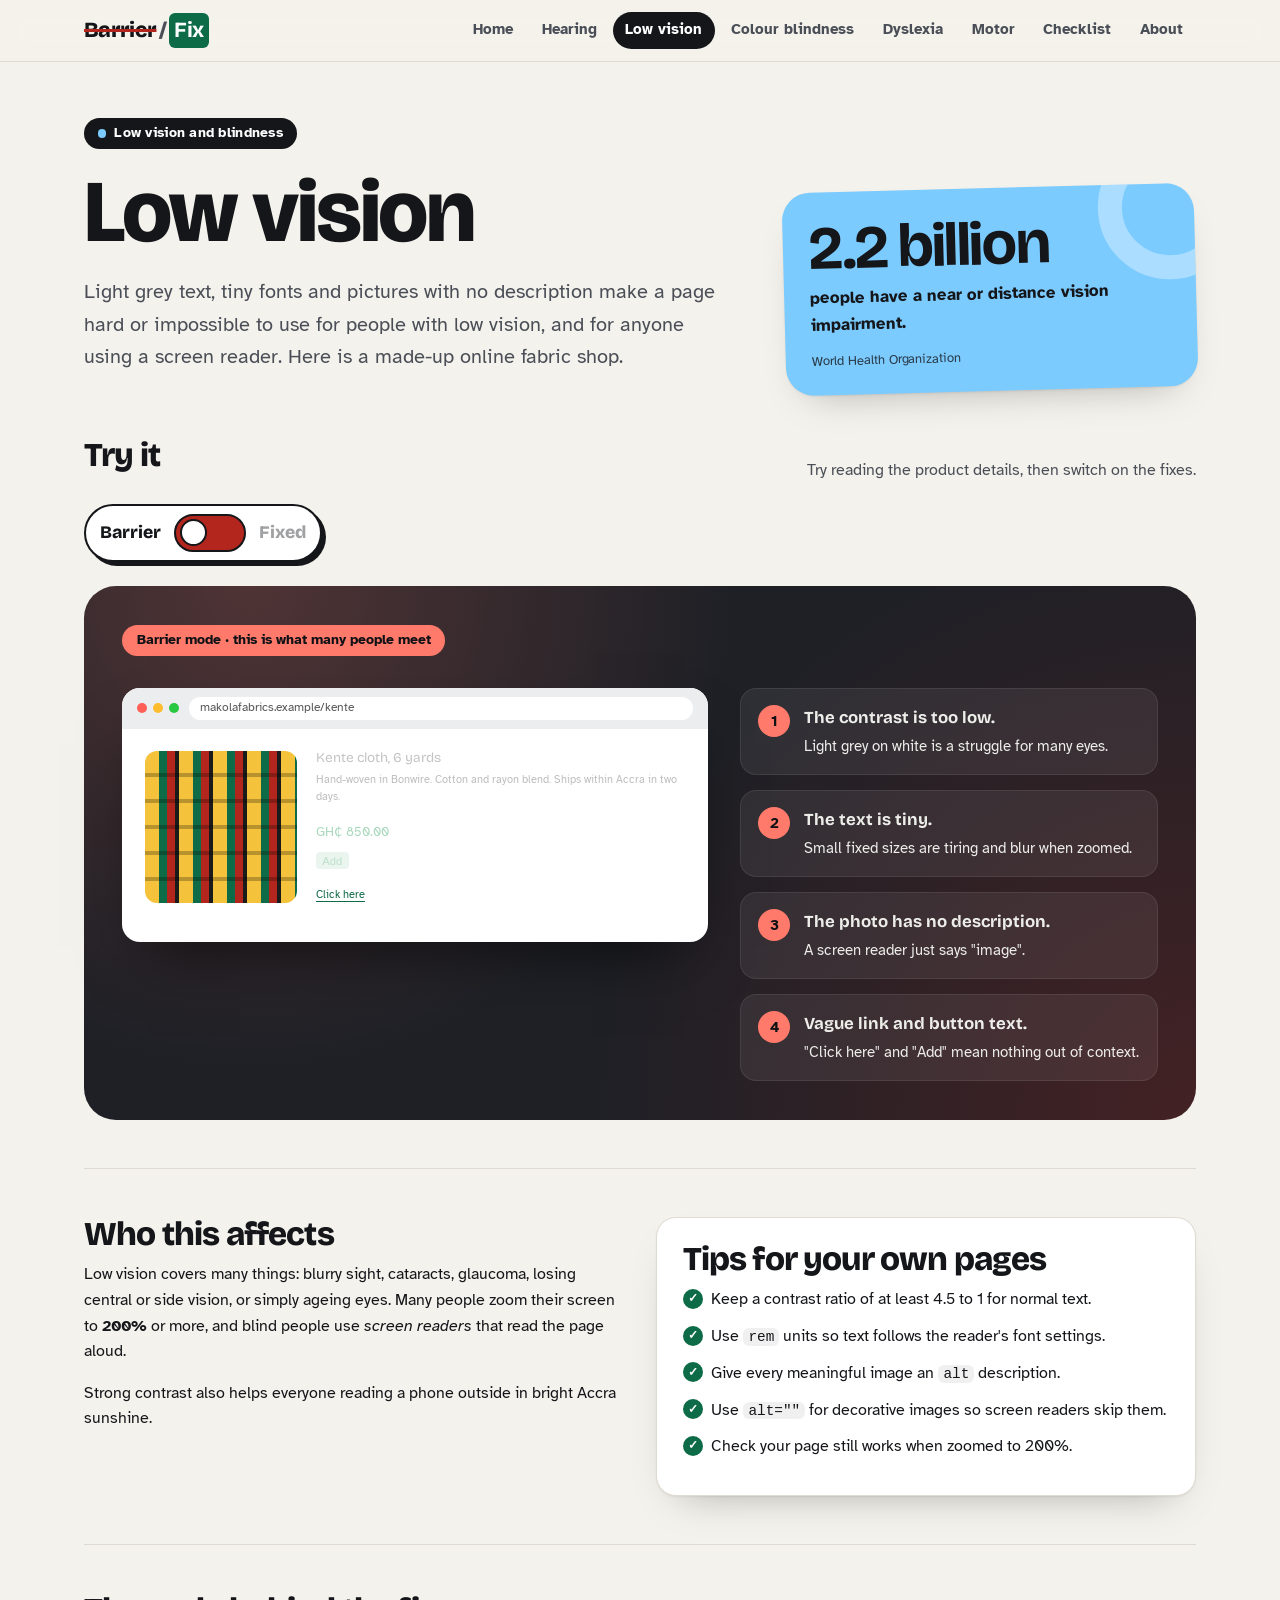
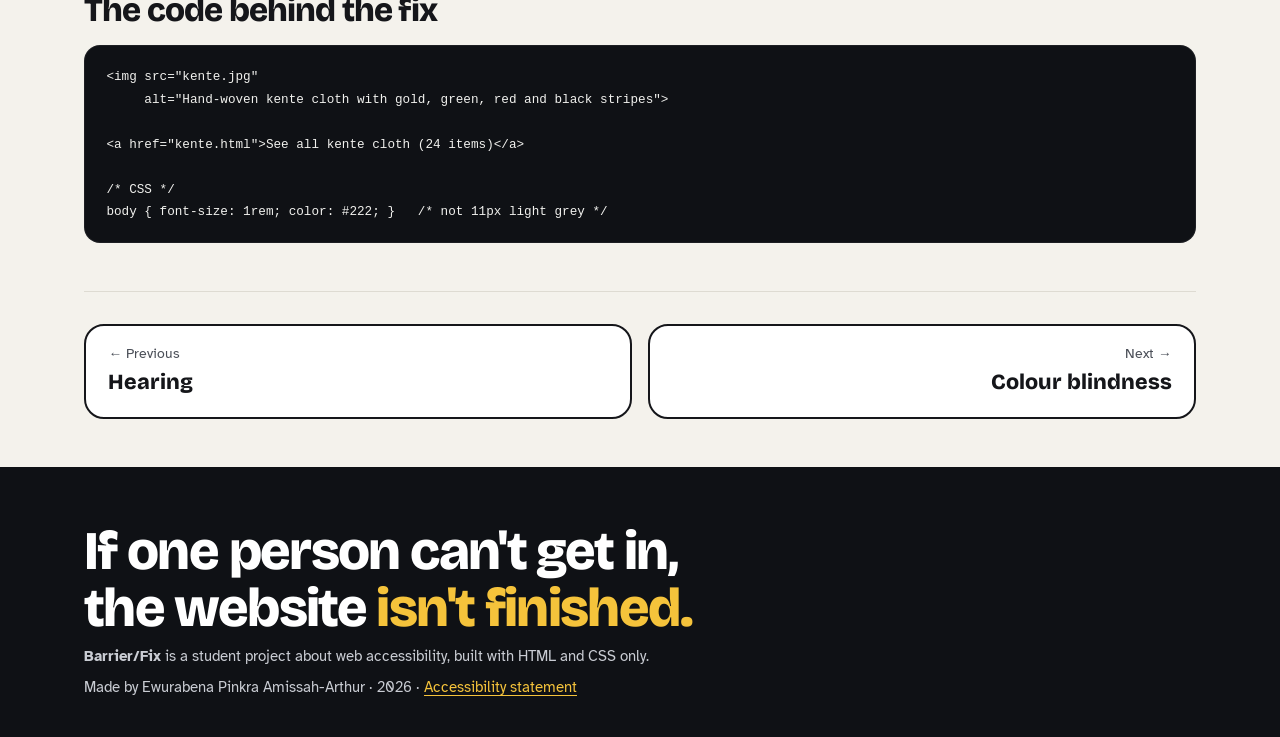
<file: low-vision.html>
<!DOCTYPE html>
<html lang="en">
<head>
  <meta charset="utf-8">
  <meta name="viewport" content="width=device-width, initial-scale=1">
  <title>Low vision | Barrier/Fix</title>
  <meta name="description" content="How faint, tiny text and missing image descriptions shut out people with low vision, and how to fix them.">
  <link rel="preconnect" href="https://fonts.googleapis.com">
  <link rel="preconnect" href="https://fonts.gstatic.com" crossorigin>
  <link href="https://fonts.googleapis.com/css2?family=Atkinson+Hyperlegible:ital,wght@0,400;0,700;1,400&family=Bricolage+Grotesque:opsz,wght@12..96,800&family=Source+Serif+4:opsz,wght@8..60,400;8..60,700&display=swap" rel="stylesheet">
  <link rel="stylesheet" href="styles.css">
</head>
<body class="theme-vision">
  <a class="skip-link" href="#main">Skip to main content</a>

  <header class="site-header">
    <div class="wrap">
      <a class="logo" href="index.html"><span>Barrier</span><i aria-hidden="true">/</i><b>Fix</b></a>
      <nav class="site-nav" aria-label="Main">
        <ul>
        <li><a href="index.html">Home</a></li>
        <li><a href="hearing.html">Hearing</a></li>
        <li><a href="low-vision.html" aria-current="page">Low vision</a></li>
        <li><a href="colour-blindness.html">Colour blindness</a></li>
        <li><a href="dyslexia.html">Dyslexia</a></li>
        <li><a href="motor.html">Motor</a></li>
        <li><a href="checklist.html">Checklist</a></li>
        <li><a href="about.html">About</a></li>
        </ul>
      </nav>
    </div>
  </header>

  <main id="main" class="wrap">
    <section class="page-intro" aria-labelledby="title">
      <div>
        <span class="tagline">Low vision and blindness</span>
        <h1 id="title">Low vision</h1>
        <p class="lead">Light grey text, tiny fonts and pictures with no description make a page hard or impossible to use for people with low vision, and for anyone using a screen reader. Here is a made-up online fabric shop.</p>
      </div>
      <aside class="stat-card" aria-label="Key fact">
        <p><strong>2.2 billion</strong> people have a near or distance vision impairment.</p>
        <small>World Health Organization</small>
      </aside>
    </section>

    <section class="demo" aria-labelledby="demo-title">
      <div class="demo-head">
        <h2 id="demo-title">Try it</h2>
        <p>Try reading the product details, then switch on the fixes.</p>
      </div>
      <input class="switch-input" type="checkbox" id="fix" role="switch">
      <label class="switch" for="fix">
        <span class="switch-word barrier-word" aria-hidden="true">Barrier</span>
        <span class="switch-track" aria-hidden="true"></span>
        <span class="switch-word fixed-word" aria-hidden="true">Fixed</span>
        <span class="visually-hidden">Show the accessible version of the shop page</span>
      </label>
      <div class="stage">
        <article class="mock" aria-label="Example shop page from Makola Fabrics">
          <div class="mock-bar" aria-hidden="true"><span class="dots"><i></i><i></i><i></i></span><span>makolafabrics.example/kente</span></div>
          <div class="mock-body">
            <div class="shop">
              <div>
                <div class="fabric when-barrier" role="img"></div>
                <div class="when-fixed">
                  <div class="fabric" role="img" aria-label="Hand-woven kente cloth with gold, green, red and black stripes"></div>
                  <p class="fabric-caption">Image: hand-woven kente cloth with gold, green, red and black stripes.</p>
                </div>
              </div>
              <div>
                <h3 class="lv-title">Kente cloth, 6 yards</h3>
                <p class="lv">Hand-woven in Bonwire. Cotton and rayon blend. Ships within Accra in two days.</p>
                <p class="lv-price">GH₵ 850.00</p>
                <button class="shop-btn" type="button"><span class="when-barrier">Add</span><span class="when-fixed">Add kente cloth to basket</span></button>
                <p class="lv" style="margin-top:.8rem"><a href="#main" class="when-barrier">Click here</a><a href="#main" class="when-fixed">See all kente cloth (24 items)</a></p>
              </div>
            </div>
          </div>
        </article>
        <ol class="notes">
          <li><span class="num" aria-hidden="true">1</span>
            <p class="when-barrier"><strong>The contrast is too low.</strong> Light grey on white is a struggle for many eyes.</p>
            <p class="when-fixed"><strong>Strong contrast.</strong> Dark text on white passes the 4.5 to 1 contrast rule.</p></li>
          <li><span class="num" aria-hidden="true">2</span>
            <p class="when-barrier"><strong>The text is tiny.</strong> Small fixed sizes are tiring and blur when zoomed.</p>
            <p class="when-fixed"><strong>Comfortable text size.</strong> Text uses rem units, so it grows with the reader's settings.</p></li>
          <li><span class="num" aria-hidden="true">3</span>
            <p class="when-barrier"><strong>The photo has no description.</strong> A screen reader just says &quot;image&quot;.</p>
            <p class="when-fixed"><strong>The photo is described.</strong> Alt text tells everyone what the cloth looks like.</p></li>
          <li><span class="num" aria-hidden="true">4</span>
            <p class="when-barrier"><strong>Vague link and button text.</strong> &quot;Click here&quot; and &quot;Add&quot; mean nothing out of context.</p>
            <p class="when-fixed"><strong>Clear labels.</strong> Each link and button says exactly what it does.</p></li>
        </ol>
      </div>
    </section>

    <section class="section two-col reveal" aria-labelledby="who">
      <div class="prose">
        <h2 id="who">Who this affects</h2>
        <p>Low vision covers many things: blurry sight, cataracts, glaucoma, losing central or side vision, or simply ageing eyes. Many people zoom their screen to <strong>200%</strong> or more, and blind people use <em>screen readers</em> that read the page aloud.</p>
        <p>Strong contrast also helps everyone reading a phone outside in bright Accra sunshine.</p>
      </div>
      <div class="card">
        <h2>Tips for your own pages</h2>
        <ul class="tips">
          <li>Keep a contrast ratio of at least 4.5 to 1 for normal text.</li>
          <li>Use <code>rem</code> units so text follows the reader's font settings.</li>
          <li>Give every meaningful image an <code>alt</code> description.</li>
          <li>Use <code>alt=""</code> for decorative images so screen readers skip them.</li>
          <li>Check your page still works when zoomed to 200%.</li>
        </ul>
      </div>
    </section>

    <section class="section reveal" aria-labelledby="code">
      <h2 id="code">The code behind the fix</h2>
<pre><code>&lt;img src="kente.jpg"
     alt="Hand-woven kente cloth with gold, green, red and black stripes"&gt;

&lt;a href="kente.html"&gt;See all kente cloth (24 items)&lt;/a&gt;

/* CSS */
body { font-size: 1rem; color: #222; }   /* not 11px light grey */</code></pre>
    </section>

    <nav class="pager" aria-label="Previous and next page">
      <a class="prev" href="hearing.html"><small>Previous</small>Hearing</a>
      <a class="next" href="colour-blindness.html"><small>Next</small>Colour blindness</a>
    </nav>
  </main>

  <footer class="site-footer">
    <div class="wrap">
      <p class="footer-big">If one person can't get in, the website <em>isn't finished.</em></p>
      <p><strong>Barrier/Fix</strong> is a student project about web accessibility, built with HTML and CSS only.</p>
      <p>Made by Ewurabena Pinkra Amissah-Arthur &middot; 2026 &middot; <a href="about.html">Accessibility statement</a></p>
    </div>
  </footer>
</body>
</html>
</file>
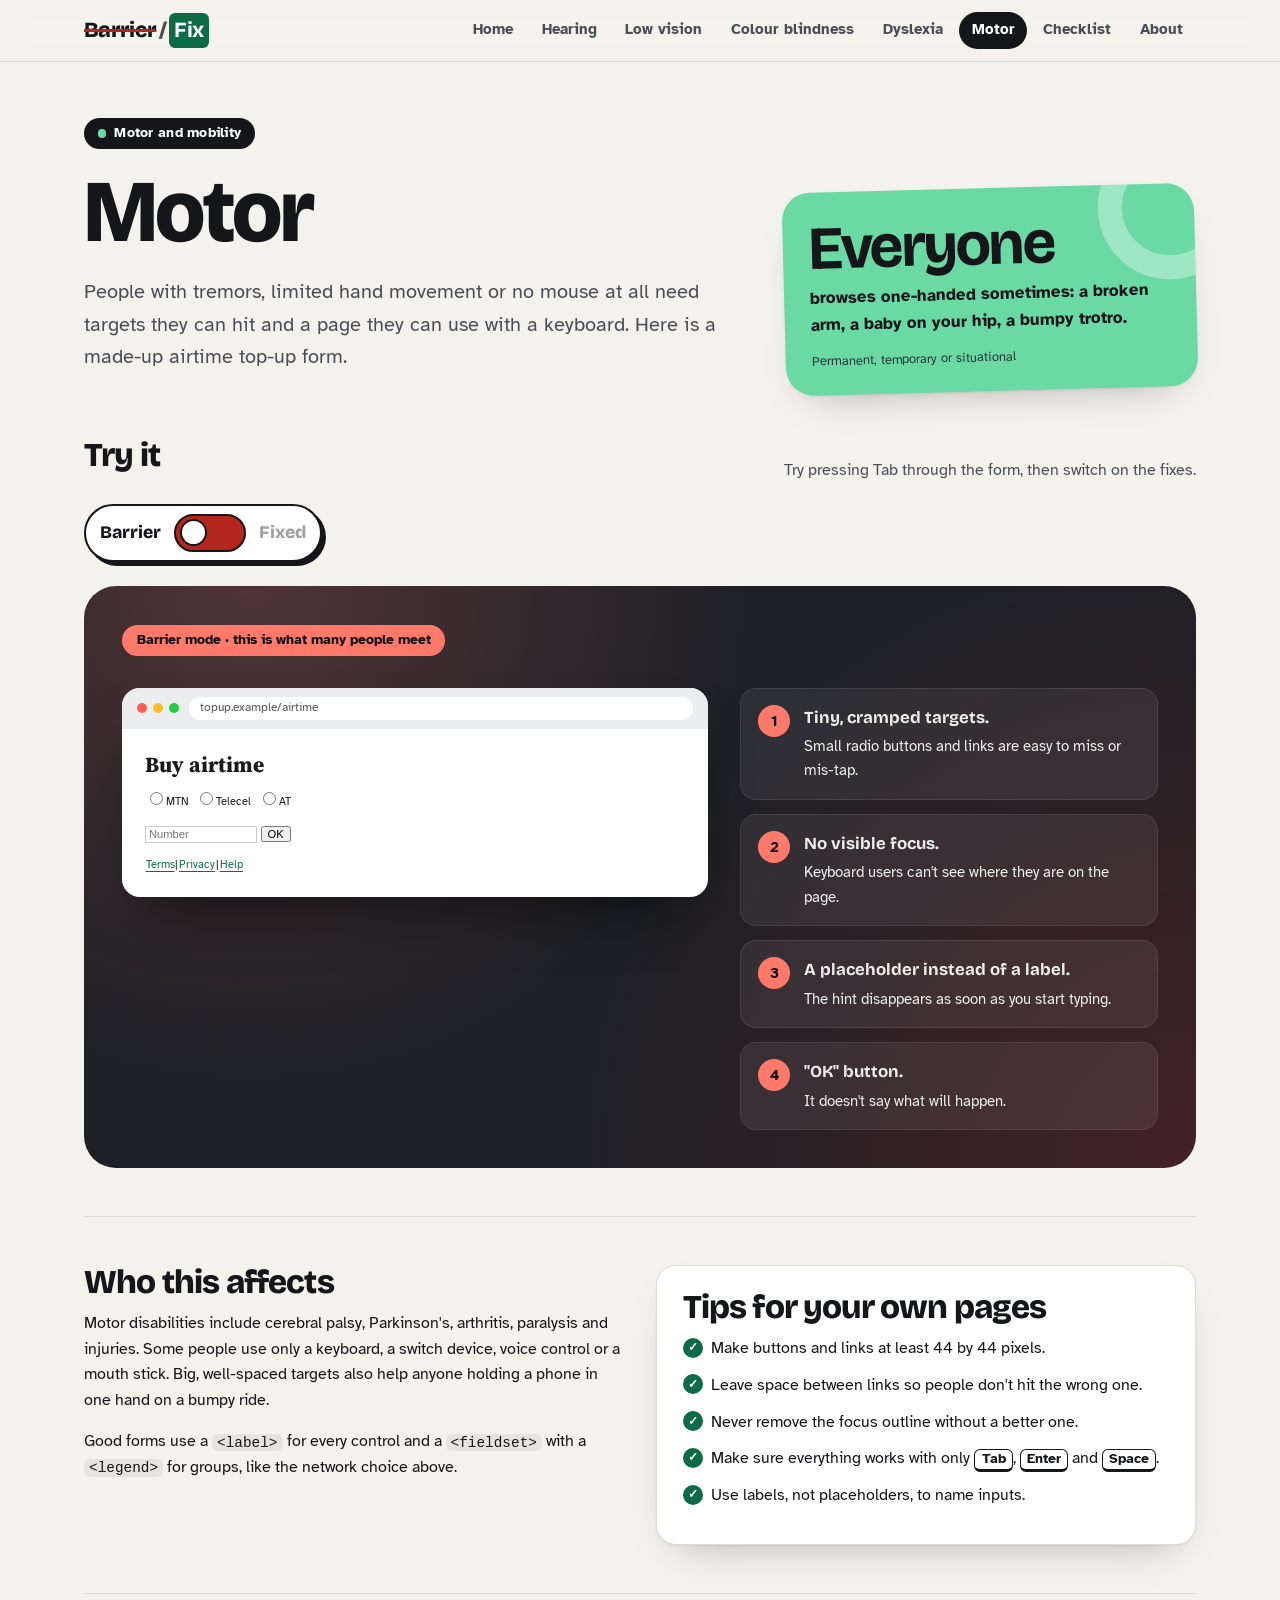
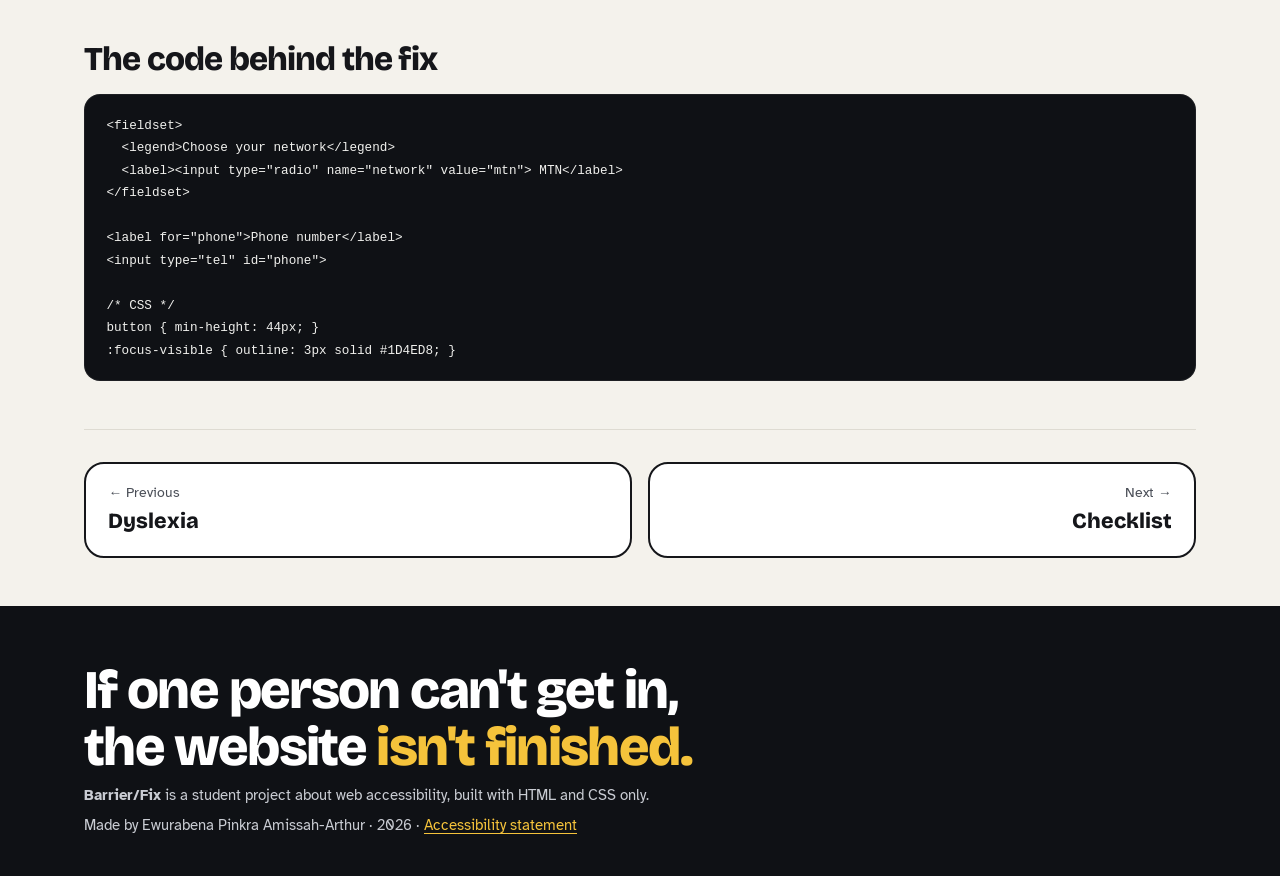
<file: motor.html>
<!DOCTYPE html>
<html lang="en">
<head>
  <meta charset="utf-8">
  <meta name="viewport" content="width=device-width, initial-scale=1">
  <title>Motor | Barrier/Fix</title>
  <meta name="description" content="How tiny buttons, missing labels and hidden focus shut out people with motor disabilities, and how to fix them.">
  <link rel="preconnect" href="https://fonts.googleapis.com">
  <link rel="preconnect" href="https://fonts.gstatic.com" crossorigin>
  <link href="https://fonts.googleapis.com/css2?family=Atkinson+Hyperlegible:ital,wght@0,400;0,700;1,400&family=Bricolage+Grotesque:opsz,wght@12..96,800&family=Source+Serif+4:opsz,wght@8..60,400;8..60,700&display=swap" rel="stylesheet">
  <link rel="stylesheet" href="styles.css">
</head>
<body class="theme-motor">
  <a class="skip-link" href="#main">Skip to main content</a>

  <header class="site-header">
    <div class="wrap">
      <a class="logo" href="index.html"><span>Barrier</span><i aria-hidden="true">/</i><b>Fix</b></a>
      <nav class="site-nav" aria-label="Main">
        <ul>
        <li><a href="index.html">Home</a></li>
        <li><a href="hearing.html">Hearing</a></li>
        <li><a href="low-vision.html">Low vision</a></li>
        <li><a href="colour-blindness.html">Colour blindness</a></li>
        <li><a href="dyslexia.html">Dyslexia</a></li>
        <li><a href="motor.html" aria-current="page">Motor</a></li>
        <li><a href="checklist.html">Checklist</a></li>
        <li><a href="about.html">About</a></li>
        </ul>
      </nav>
    </div>
  </header>

  <main id="main" class="wrap">
    <section class="page-intro" aria-labelledby="title">
      <div>
        <span class="tagline">Motor and mobility</span>
        <h1 id="title">Motor</h1>
        <p class="lead">People with tremors, limited hand movement or no mouse at all need targets they can hit and a page they can use with a keyboard. Here is a made-up airtime top-up form.</p>
      </div>
      <aside class="stat-card" aria-label="Key fact">
        <p><strong>Everyone</strong> browses one-handed sometimes: a broken arm, a baby on your hip, a bumpy trotro.</p>
        <small>Permanent, temporary or situational</small>
      </aside>
    </section>

    <section class="demo" aria-labelledby="demo-title">
      <div class="demo-head">
        <h2 id="demo-title">Try it</h2>
        <p>Try pressing Tab through the form, then switch on the fixes.</p>
      </div>
      <input class="switch-input" type="checkbox" id="fix" role="switch">
      <label class="switch" for="fix">
        <span class="switch-word barrier-word" aria-hidden="true">Barrier</span>
        <span class="switch-track" aria-hidden="true"></span>
        <span class="switch-word fixed-word" aria-hidden="true">Fixed</span>
        <span class="visually-hidden">Show the accessible version of the airtime form</span>
      </label>
      <div class="stage">
        <article class="mock" aria-label="Example airtime top-up form">
          <div class="mock-bar" aria-hidden="true"><span class="dots"><i></i><i></i><i></i></span><span>topup.example/airtime</span></div>
          <div class="mock-body">
            <h3 class="mock-title">Buy airtime</h3>
            <form class="tiny-form when-barrier" action="#">
              <p style="margin:0 0 .5rem">
                <input type="radio" name="net-a" id="a-mtn"><label for="a-mtn">MTN</label>
                <input type="radio" name="net-a" id="a-tel"><label for="a-tel">Telecel</label>
                <input type="radio" name="net-a" id="a-at"><label for="a-at">AT</label>
              </p>
              <p style="margin:0">
                <input type="tel" placeholder="Number" aria-label="Number">
                <button class="tiny-btn" type="button">OK</button>
              </p>
              <p class="cramped-links"><a href="#main">Terms</a>|<a href="#main">Privacy</a>|<a href="#main">Help</a></p>
            </form>
            <form class="big-form when-fixed" action="#">
              <fieldset>
                <legend>Choose your network</legend>
                <label class="choice"><input type="radio" name="net-b" value="mtn"> MTN</label>
                <label class="choice"><input type="radio" name="net-b" value="telecel"> Telecel</label>
                <label class="choice"><input type="radio" name="net-b" value="airteltigo"> AirtelTigo</label>
              </fieldset>
              <label class="field-label" for="b-phone">Phone number</label>
              <span class="hint" id="b-hint">10 digits, for example 024 123 4567</span>
              <input type="tel" id="b-phone" aria-describedby="b-hint" autocomplete="tel">
              <button class="big-btn" type="button">Buy airtime</button>
              <ul class="spaced-links"><li><a href="#main">Terms</a></li><li><a href="#main">Privacy</a></li><li><a href="#main">Help</a></li></ul>
            </form>
          </div>
        </article>
        <ol class="notes">
          <li><span class="num" aria-hidden="true">1</span>
            <p class="when-barrier"><strong>Tiny, cramped targets.</strong> Small radio buttons and links are easy to miss or mis-tap.</p>
            <p class="when-fixed"><strong>Large targets with space.</strong> Every control is at least 44 pixels tall.</p></li>
          <li><span class="num" aria-hidden="true">2</span>
            <p class="when-barrier"><strong>No visible focus.</strong> Keyboard users can't see where they are on the page.</p>
            <p class="when-fixed"><strong>A clear focus outline.</strong> A thick blue ring follows the keyboard.</p></li>
          <li><span class="num" aria-hidden="true">3</span>
            <p class="when-barrier"><strong>A placeholder instead of a label.</strong> The hint disappears as soon as you start typing.</p>
            <p class="when-fixed"><strong>Real labels and a hint.</strong> The label and example format stay visible.</p></li>
          <li><span class="num" aria-hidden="true">4</span>
            <p class="when-barrier"><strong>&quot;OK&quot; button.</strong> It doesn't say what will happen.</p>
            <p class="when-fixed"><strong>&quot;Buy airtime&quot; button.</strong> The button names its action.</p></li>
        </ol>
      </div>
    </section>

    <section class="section two-col reveal" aria-labelledby="who">
      <div class="prose">
        <h2 id="who">Who this affects</h2>
        <p>Motor disabilities include cerebral palsy, Parkinson's, arthritis, paralysis and injuries. Some people use only a keyboard, a switch device, voice control or a mouth stick. Big, well-spaced targets also help anyone holding a phone in one hand on a bumpy ride.</p>
        <p>Good forms use a <code>&lt;label&gt;</code> for every control and a <code>&lt;fieldset&gt;</code> with a <code>&lt;legend&gt;</code> for groups, like the network choice above.</p>
      </div>
      <div class="card">
        <h2>Tips for your own pages</h2>
        <ul class="tips">
          <li>Make buttons and links at least 44 by 44 pixels.</li>
          <li>Leave space between links so people don't hit the wrong one.</li>
          <li>Never remove the focus outline without a better one.</li>
          <li>Make sure everything works with only <kbd>Tab</kbd>, <kbd>Enter</kbd> and <kbd>Space</kbd>.</li>
          <li>Use labels, not placeholders, to name inputs.</li>
        </ul>
      </div>
    </section>

    <section class="section reveal" aria-labelledby="code">
      <h2 id="code">The code behind the fix</h2>
<pre><code>&lt;fieldset&gt;
  &lt;legend&gt;Choose your network&lt;/legend&gt;
  &lt;label&gt;&lt;input type="radio" name="network" value="mtn"&gt; MTN&lt;/label&gt;
&lt;/fieldset&gt;

&lt;label for="phone"&gt;Phone number&lt;/label&gt;
&lt;input type="tel" id="phone"&gt;

/* CSS */
button { min-height: 44px; }
:focus-visible { outline: 3px solid #1D4ED8; }</code></pre>
    </section>

    <nav class="pager" aria-label="Previous and next page">
      <a class="prev" href="dyslexia.html"><small>Previous</small>Dyslexia</a>
      <a class="next" href="checklist.html"><small>Next</small>Checklist</a>
    </nav>
  </main>

  <footer class="site-footer">
    <div class="wrap">
      <p class="footer-big">If one person can't get in, the website <em>isn't finished.</em></p>
      <p><strong>Barrier/Fix</strong> is a student project about web accessibility, built with HTML and CSS only.</p>
      <p>Made by Ewurabena Pinkra Amissah-Arthur &middot; 2026 &middot; <a href="about.html">Accessibility statement</a></p>
    </div>
  </footer>
</body>
</html>
</file>
<file: styles.css>
/* =========================================================
   Barrier/Fix — shared stylesheet for every page
   One external stylesheet keeps all pages consistent.
   HTML and CSS only: no JavaScript anywhere on the site.
   ========================================================= */

/* ---------- 1. Colours and fonts (custom properties) ---------- */
:root {
  --page: #F4F2EC;
  --surface: #FFFFFF;
  --ink: #15161A;
  --ink-soft: #4A4E57;
  --line: #DEDBD2;
  --night: #0F1115;
  --charcoal: #1E2026;

  --gold: #F5C33B;
  --gold-soft: #FFE7A3;
  --green: #0E6B47;
  --red: #B3261E;
  --coral: #FF7A6B;
  --sky: #7CCBFF;
  --lilac: #BBA3FF;
  --mint: #6BD9A4;

  --accent: var(--gold);           /* each page sets its own accent */

  --radius: 20px;
  --shadow: 0 1px 2px rgba(0, 0, 0, 0.06), 0 18px 40px -24px rgba(0, 0, 0, 0.35);

  --font-body: "Atkinson Hyperlegible", "Segoe UI", Arial, sans-serif;
  --font-head: "Bricolage Grotesque", "Arial Black", Arial, sans-serif;
  --font-news: "Source Serif 4", Georgia, serif;
}

/* one accent colour per page, set on <body> */
.theme-hearing   { --accent: var(--gold); }
.theme-vision    { --accent: var(--sky); }
.theme-colour    { --accent: var(--coral); }
.theme-dyslexia  { --accent: var(--lilac); }
.theme-motor     { --accent: var(--mint); }
.theme-checklist { --accent: var(--mint); }
.theme-about     { --accent: var(--gold); }

/* ---------- 2. Base ---------- */
*,
*::before,
*::after {
  box-sizing: border-box; /* the alternative box model from the box model lesson */
}

html { scroll-behavior: smooth; }

body {
  margin: 0;
  overflow-x: clip;       /* stops full-width bands causing sideways scroll */
  background: var(--page);
  color: var(--ink);
  font-family: var(--font-body);
  font-size: 1rem;
  line-height: 1.6;
}

img, video { max-width: 100%; display: block; }

h1, h2, h3 {
  font-family: var(--font-head);
  line-height: 1.08;
  letter-spacing: -0.025em;
  margin: 0 0 0.6rem;
  font-weight: 800;
}
h1 { font-size: clamp(2.4rem, 6vw, 4.4rem); }
h2 { font-size: clamp(1.5rem, 2.6vw, 2.1rem); }
h3 { font-size: 1.15rem; }

p { margin: 0 0 1rem; }

a { color: var(--green); text-underline-offset: 3px; }
a:hover { text-decoration-thickness: 2px; }

code {
  font-size: 0.9em;
  padding: 0.05em 0.35em;
  border-radius: 6px;
  background: rgba(0, 0, 0, 0.06);
}
pre code { padding: 0; background: none; }

kbd {
  display: inline-block;
  padding: 0.05em 0.45em;
  border: 1px solid currentColor;
  border-bottom-width: 3px;
  border-radius: 6px;
  font-family: var(--font-body);
  font-size: 0.85em;
  font-weight: 700;
  line-height: 1.3;
}

::selection { background: var(--gold); color: var(--ink); }

/* Visible focus for keyboard users on every page */
:focus-visible {
  outline: 3px solid #1D4ED8;
  outline-offset: 3px;
}

.wrap {
  max-width: 72rem;
  margin: 0 auto;
  padding: 0 1.25rem;
}

/* a section that stretches edge to edge while its content stays in the wrap */
.bleed {
  margin-inline: calc(50% - 50vw);
  padding-inline: calc(50vw - 50%);
}

.prose { max-width: 42rem; }

.lead {
  font-size: clamp(1.1rem, 1.6vw, 1.3rem);
  color: var(--ink-soft);
  max-width: 40rem;
}

.visually-hidden {
  position: absolute;
  width: 1px;
  height: 1px;
  overflow: hidden;
  clip-path: inset(50%);
  white-space: nowrap;
}

.tagline {
  display: inline-flex;
  align-items: center;
  gap: 0.5rem;
  margin-bottom: 1rem;
  padding: 0.3rem 0.85rem;
  border-radius: 999px;
  background: var(--ink);
  color: #fff;
  font-size: 0.85rem;
  font-weight: 700;
  letter-spacing: 0.02em;
}
.tagline::before {
  content: "";
  width: 0.55rem;
  height: 0.55rem;
  border-radius: 50%;
  background: var(--accent);
}

.button {
  display: inline-flex;
  align-items: center;
  gap: 0.5rem;
  min-height: 3rem;
  padding: 0.75rem 1.4rem;
  border: 2px solid var(--ink);
  border-radius: 999px;
  background: var(--ink);
  color: #fff;
  font: inherit;
  font-weight: 700;
  text-decoration: none;
  cursor: pointer;
  transition: transform 0.2s, background-color 0.2s, color 0.2s;
}
.button:hover { transform: translateY(-2px); background: var(--green); border-color: var(--green); }
.button.ghost { background: transparent; color: inherit; border-color: currentColor; }
.button.ghost:hover { background: #fff; color: var(--ink); border-color: #fff; }
.button.gold { background: var(--gold); border-color: var(--gold); color: var(--ink); }
.button.gold:hover { background: #fff; border-color: #fff; }

/* ---------- 3. Skip link ---------- */
.skip-link {
  position: absolute;
  left: 1rem;
  top: -5rem;
  z-index: 100;
  padding: 0.7rem 1.1rem;
  border-radius: 10px;
  background: var(--gold);
  color: var(--ink);
  font-weight: 700;
}
.skip-link:focus { top: 1rem; }

/* ---------- 4. Header and navigation ---------- */
.site-header {
  position: sticky;
  top: 0;
  z-index: 50;
  background: rgba(244, 242, 236, 0.85);
  backdrop-filter: blur(12px);
  border-bottom: 1px solid var(--line);
}
.site-header .wrap {
  display: flex;
  flex-wrap: wrap;
  align-items: center;
  justify-content: space-between;
  gap: 0.6rem 2rem;
  padding-top: 0.75rem;
  padding-bottom: 0.75rem;
}
.logo {
  display: inline-flex;
  align-items: center;
  font-family: var(--font-head);
  font-weight: 800;
  font-size: 1.35rem;
  letter-spacing: -0.03em;
  color: var(--ink);
  text-decoration: none;
}
.logo span {
  color: var(--ink);
  text-decoration: line-through;
  text-decoration-color: var(--red);
  text-decoration-thickness: 3px;
}
.logo i {
  display: inline-block;
  margin: 0 0.15rem;
  color: var(--ink-soft);
  font-style: normal;
  transition: transform 0.3s;
}
.logo:hover i { transform: rotate(20deg); }
.logo b {
  padding: 0 0.35rem;
  border-radius: 6px;
  background: var(--green);
  color: #fff;
}

.site-nav ul {
  list-style: none;
  margin: 0;
  padding: 0;
  display: flex;
  flex-wrap: wrap;
  gap: 0.2rem;
}
.site-nav a {
  display: block;
  padding: 0.4rem 0.8rem;
  border-radius: 999px;
  color: var(--ink-soft);
  text-decoration: none;
  font-size: 0.93rem;
  font-weight: 700;
  transition: background-color 0.2s, color 0.2s;
}
.site-nav a:hover { background: rgba(0, 0, 0, 0.06); color: var(--ink); }
.site-nav a[aria-current="page"] {
  background: var(--ink);
  color: #fff;
}

/* ---------- 5. Page intro (topic pages) ---------- */
.page-intro {
  display: grid;
  grid-template-columns: minmax(0, 1.6fr) minmax(0, 1fr);
  gap: 2.5rem;
  align-items: end;
  padding: 3.5rem 0 2rem;
}
.page-intro h1 { font-size: clamp(2.8rem, 8vw, 5.5rem); margin-bottom: 1rem; }

.stat-card {
  position: relative;
  overflow: hidden;
  padding: 1.6rem 1.6rem 1.4rem;
  border-radius: 28px;
  background: var(--accent);
  color: var(--ink);
  box-shadow: var(--shadow);
  transform: rotate(-1.5deg);
}
.stat-card::after {          /* big decorative ring */
  content: "";
  position: absolute;
  right: -3rem;
  top: -3rem;
  width: 9rem;
  height: 9rem;
  border: 1.5rem solid rgba(255, 255, 255, 0.35);
  border-radius: 50%;
}
.stat-card p { margin: 0; font-size: 1.05rem; font-weight: 700; position: relative; }
.stat-card strong {
  display: block;
  font-family: var(--font-head);
  font-size: clamp(2.6rem, 5vw, 3.8rem);
  line-height: 1;
  letter-spacing: -0.04em;
  margin-bottom: 0.4rem;
}
.stat-card small { display: block; margin-top: 0.8rem; font-size: 0.82rem; opacity: 0.8; position: relative; }

/* ---------- 6. Content sections ---------- */
.section { padding-block: 3rem; border-top: 1px solid var(--line); }

.two-col {
  display: grid;
  grid-template-columns: repeat(2, minmax(0, 1fr));
  gap: 2rem;
}

.card {
  background: var(--surface);
  border: 1px solid var(--line);
  border-radius: var(--radius);
  padding: 1.5rem 1.6rem;
  box-shadow: var(--shadow);
}
.card p:last-child, .card ul:last-child { margin-bottom: 0; }
.card.accent-top { border-top: 6px solid var(--accent); }

.fact-list { margin: 0; }
.fact-list dt { font-family: var(--font-head); font-weight: 800; font-size: 2rem; line-height: 1.1; color: var(--green); }
.fact-list dd { margin: 0 0 1.1rem; color: var(--ink-soft); }

.tips { padding: 0; margin: 0; list-style: none; }
.tips li { position: relative; padding-left: 1.8rem; margin-bottom: 0.7rem; }
.tips li::before {
  content: "✓";
  position: absolute;
  left: 0;
  top: 0.1rem;
  display: grid;
  place-items: center;
  width: 1.25rem;
  height: 1.25rem;
  border-radius: 50%;
  background: var(--green);
  color: #fff;
  font-size: 0.75rem;
  font-weight: 700;
}

pre {
  margin: 1rem 0 0;
  padding: 1.25rem 1.4rem;
  overflow-x: auto;
  border-radius: 16px;
  background: var(--night);
  color: #F1F1EE;
  font-size: 0.88rem;
  line-height: 1.6;
  box-shadow: inset 0 0 0 1px rgba(255, 255, 255, 0.06);
}

/* ---------- 7. The Barrier / Fixed switch ---------- */
.demo { padding: 1rem 0 3rem; }
.demo-head {
  display: flex;
  flex-wrap: wrap;
  align-items: flex-end;
  justify-content: space-between;
  gap: 1rem;
}
.demo-head p { margin: 0; color: var(--ink-soft); max-width: 34rem; }

/* the real checkbox is hidden visually but still works with keyboard and screen readers */
.switch-input {
  position: absolute;
  opacity: 0;
  width: 1px;
  height: 1px;
}
.switch {
  display: inline-flex;
  align-items: center;
  gap: 0.8rem;
  margin-top: 1.25rem;
  padding: 0.5rem 0.9rem;
  border-radius: 999px;
  background: var(--surface);
  border: 2px solid var(--ink);
  box-shadow: 4px 4px 0 var(--ink);
  cursor: pointer;
  font-family: var(--font-head);
  font-weight: 800;
  font-size: 1.1rem;
  transition: transform 0.15s, box-shadow 0.15s;
}
.switch:hover { transform: translate(-1px, -1px); box-shadow: 6px 6px 0 var(--ink); }
.switch:active { transform: translate(2px, 2px); box-shadow: 1px 1px 0 var(--ink); }
.switch-track {
  position: relative;
  width: 4.5rem;
  height: 2.4rem;
  border-radius: 999px;
  background: var(--red);
  border: 2px solid var(--ink);
  transition: background-color 0.3s;
}
.switch-track::after {
  content: "";
  position: absolute;
  top: 0.2rem;
  left: 0.25rem;
  width: 1.7rem;
  height: 1.7rem;
  border-radius: 50%;
  background: #fff;
  border: 2px solid var(--ink);
  transition: transform 0.35s cubic-bezier(0.5, 1.6, 0.4, 0.8);
}
.switch-word { transition: opacity 0.3s; }
.switch-word.fixed-word { opacity: 0.4; }
.switch-input:checked + .switch .switch-track { background: var(--green); }
.switch-input:checked + .switch .switch-track::after { transform: translateX(2rem); }
.switch-input:checked + .switch .barrier-word { opacity: 0.4; }
.switch-input:checked + .switch .fixed-word { opacity: 1; }
.switch-input:focus-visible + .switch { outline: 3px solid #1D4ED8; outline-offset: 4px; }

/* ---------- 8. The stage (changes colour with the switch) ---------- */
.stage {
  position: relative;
  display: grid;
  grid-template-columns: minmax(0, 1.4fr) minmax(0, 1fr);
  gap: 2rem;
  margin-top: 1.5rem;
  padding: clamp(1.25rem, 3vw, 2.5rem);
  border-radius: 32px;
  background:
    radial-gradient(circle at 15% 0%, rgba(255, 122, 107, 0.22), transparent 45%),
    radial-gradient(circle at 100% 100%, rgba(179, 38, 30, 0.25), transparent 50%),
    var(--charcoal);
  color: #EDEDEA;
  transition: background-color 0.5s, color 0.5s;
}
/* a mode label across the top of the stage */
.stage::before {
  content: "Barrier mode · this is what many people meet";
  grid-column: 1 / -1;
  justify-self: start;
  padding: 0.3rem 0.9rem;
  border-radius: 999px;
  background: var(--coral);
  color: var(--night);
  font-size: 0.85rem;
  font-weight: 700;
}
.switch-input:checked ~ .stage {
  background:
    radial-gradient(circle at 15% 0%, rgba(255, 255, 255, 0.55), transparent 45%),
    radial-gradient(circle at 100% 100%, rgba(14, 107, 71, 0.25), transparent 50%),
    var(--gold);
  color: var(--ink);
}
.switch-input:checked ~ .stage::before {
  content: "Fixed mode · same page, nobody left out";
  background: var(--green);
  color: #fff;
}

/* show / hide the two versions */
.stage .when-fixed { display: none; }
.switch-input:checked ~ .stage .when-fixed { display: revert; }
.switch-input:checked ~ .stage .when-barrier { display: none; }

/* notes beside the mock site */
.notes { list-style: none; margin: 0; padding: 0; display: grid; gap: 0.9rem; align-content: start; }
.notes li {
  display: flex;
  gap: 0.85rem;
  padding: 1rem 1.1rem;
  border-radius: 16px;
  background: rgba(255, 255, 255, 0.07);
  border: 1px solid rgba(255, 255, 255, 0.08);
  font-size: 0.95rem;
}
.switch-input:checked ~ .stage .notes li { background: rgba(255, 255, 255, 0.6); border-color: rgba(0, 0, 0, 0.06); }
.notes p { margin: 0; }
.notes strong { display: block; font-family: var(--font-head); font-size: 1.05rem; margin-bottom: 0.15rem; }
.num {
  flex: none;
  display: inline-grid;
  place-items: center;
  width: 2rem;
  height: 2rem;
  border-radius: 50%;
  background: var(--coral);
  color: var(--night);
  font-weight: 700;
  font-size: 0.95rem;
}
.switch-input:checked ~ .stage .num { background: var(--green); color: #fff; }
.stage-label { font-size: 0.85rem; font-weight: 700; margin: 0 0 0.35rem; opacity: 0.85; }

/* ---------- 9. The fake website inside the stage ---------- */
.mock {
  align-self: start;
  background: #fff;
  color: #1B1B1B;
  border-radius: 18px;
  overflow: hidden;
  box-shadow: 0 30px 60px -25px rgba(0, 0, 0, 0.65);
}
.mock-bar {
  display: flex;
  align-items: center;
  gap: 0.6rem;
  padding: 0.55rem 0.9rem;
  background: #ECEDEF;
  color: #555;
  font-size: 0.78rem;
}
.mock-bar > span:last-child {
  flex: 1;
  padding: 0.1rem 0.7rem;
  border-radius: 999px;
  background: #fff;
}
.dots { display: flex; gap: 0.35rem; }
.dots i { width: 0.65rem; height: 0.65rem; border-radius: 50%; background: #FF5F57; }
.dots i:nth-child(2) { background: #FEBC2E; }
.dots i:nth-child(3) { background: #28C840; }
.mock-body { padding: 1.4rem; }
.mock-title { font-family: var(--font-news); font-size: 1.35rem; line-height: 1.25; letter-spacing: 0; margin: 0 0 0.6rem; }

/* ---------- 10. Hearing page ---------- */
.masthead {
  display: flex;
  justify-content: space-between;
  align-items: baseline;
  border-bottom: 3px solid #1B1B1B;
  padding-bottom: 0.3rem;
  margin-bottom: 0.9rem;
  font-family: var(--font-news);
}
.masthead strong { font-size: 1.3rem; }
.masthead small { font-size: 0.75rem; color: #555; font-family: var(--font-body); }
.news-text { font-family: var(--font-news); font-size: 0.98rem; }

/* the audio-only alert (barrier version) */
.sound-alert {
  margin: 0 0 1rem;
  padding: 0.6rem 0.8rem;
  border-radius: 12px;
  background: #F1F1F1;
}
.sound-alert p { margin: 0 0 0.4rem; font-size: 0.88rem; font-weight: 700; }
.sound-alert audio { width: 100%; height: 2.5rem; }

.text-alert {
  margin: 0 0 1rem;
  padding: 0.7rem 0.9rem;
  border-left: 6px solid #C99500;
  border-radius: 8px;
  background: #FFF1C2;
  font-size: 0.92rem;
}

/* the real video player */
.player {
  position: relative;
  margin-bottom: 1rem;
  border-radius: 12px;
  overflow: hidden;
  background: #000;
}
.player video { width: 100%; aspect-ratio: 16 / 9; background: #0B2545; }
.cc-state { margin: 0 0 0.5rem; font-size: 0.82rem; font-weight: 700; }
.cc-state span { display: inline-block; padding: 0.1rem 0.6rem; border-radius: 999px; background: #F3D3CF; color: #7A1B14; }
.cc-state .when-fixed { background: #D3EEDF; color: #0B5236; }

/* captions come from the .vtt file through <track>. Style them: */
video::cue {
  background: rgba(0, 0, 0, 0.85);
  color: #fff;
  font-family: var(--font-body);
  font-size: 1.05rem;
  line-height: 1.4;
}
/* Barrier mode: the captions are switched off, so make them invisible.
   (On a real site the barrier would simply be a missing caption file.) */
.switch-input:not(:checked) ~ .stage video::cue {
  color: transparent;
  background: transparent;
  text-shadow: none;
}

.mock details { border: 1px solid #D0D0D0; border-radius: 10px; padding: 0.55rem 0.8rem; margin-bottom: 1rem; font-size: 0.9rem; }
.mock summary { cursor: pointer; font-weight: 700; }
.mock details ol { margin: 0.6rem 0 0.2rem; padding-left: 1.2rem; }
.mock details li span { color: #666; font-variant-numeric: tabular-nums; margin-right: 0.4rem; }
.mock-foot { border-top: 1px solid #DDD; padding-top: 0.75rem; font-size: 0.88rem; margin: 0; }

/* ---------- 11. Low vision page ---------- */
.shop { display: grid; grid-template-columns: 9.5rem minmax(0, 1fr); gap: 1.2rem; align-items: start; }
.fabric {
  aspect-ratio: 1;
  border-radius: 12px;
  background:
    repeating-linear-gradient(0deg, transparent 0 22px, rgba(0, 0, 0, 0.25) 22px 26px),
    repeating-linear-gradient(90deg, #F5C33B 0 14px, #0E6B47 14px 22px, #B3261E 22px 30px, #1B1B1B 30px 34px),
    #F5C33B;
}
.fabric-caption { font-size: 0.8rem; color: #333; margin: 0.4rem 0 0; }
.shop .lv { font-size: 0.7rem; color: #BDBDBD; }
.shop .lv-title { font-size: 0.85rem; color: #C4C4C4; font-weight: 400; margin: 0 0 0.3rem; letter-spacing: 0; }
.shop .lv-price { color: #A8D8BC; font-size: 0.8rem; margin: 0.3rem 0; }
.shop-btn {
  padding: 0.15rem 0.4rem;
  border: 0;
  border-radius: 4px;
  background: #E9F5EE;
  color: #BFE0CB;
  font-size: 0.7rem;
}
.switch-input:checked ~ .stage .shop .lv { font-size: 0.98rem; color: #222; }
.switch-input:checked ~ .stage .shop .lv-title { font-size: 1.25rem; color: #111; font-weight: 700; }
.switch-input:checked ~ .stage .shop .lv-price { font-size: 1.15rem; color: var(--green); font-weight: 700; }
.switch-input:checked ~ .stage .shop-btn {
  padding: 0.75rem 1.1rem;
  border-radius: 999px;
  background: var(--green);
  color: #fff;
  font-size: 0.98rem;
  font-weight: 700;
  cursor: pointer;
}

/* ---------- 12. Colour blindness page ---------- */
.legend { display: flex; gap: 1rem; font-size: 0.88rem; margin: 0 0 0.75rem; padding: 0; list-style: none; }
.swatch { display: inline-block; width: 0.85rem; height: 0.85rem; border-radius: 3px; margin-right: 0.3rem; vertical-align: -1px; }
.seats {
  list-style: none;
  margin: 0 0 1rem;
  padding: 0;
  display: grid;
  grid-template-columns: repeat(4, minmax(0, 1fr));
  gap: 0.5rem;
}
.seat {
  min-height: 3.2rem;
  padding: 0.35rem;
  border-radius: 10px 10px 6px 6px;
  color: #fff;
  font-size: 0.8rem;
  font-weight: 700;
  text-align: center;
  line-height: 1.25;
}
.seat.taken, .swatch.taken { background-color: #D33A2C; }
.seat.free, .swatch.free { background-color: #2E9E4F; }
/* rough simulation of red-green colour blindness: both colours turn a similar olive */
.sim .seat.taken { background-color: #8E8550; }
.sim .seat.free { background-color: #9E9257; }
.switch-input:checked ~ .stage .seat.taken {
  background-image: repeating-linear-gradient(45deg, rgba(0, 0, 0, 0.35) 0 4px, transparent 4px 9px);
}
.switch-input:checked ~ .stage .seat.free { outline: 3px solid #fff; outline-offset: -5px; }
.seat small { display: block; font-weight: 400; }

/* ---------- 13. Dyslexia page ---------- */
.wall {
  font-family: "Times New Roman", serif;
  font-size: 0.85rem;
  font-style: italic;
  line-height: 1.25;
  text-align: justify;
  margin: 0;
}
.wall-head { font-family: "Times New Roman", serif; text-transform: uppercase; font-size: 1rem; letter-spacing: 0; margin: 0 0 0.4rem; }
.clear { font-size: 1rem; line-height: 1.75; letter-spacing: 0.02em; word-spacing: 0.08em; }
.clear h3 { font-family: var(--font-body); font-size: 1.2rem; letter-spacing: 0; }
.clear ol { padding-left: 1.3rem; margin: 0 0 1rem; }

/* ---------- 14. Motor page ---------- */
.tiny-form label { font-size: 0.7rem; margin-right: 0.15rem; }
.tiny-form input[type="tel"] { width: 7rem; padding: 0.1rem 0.2rem; font-size: 0.7rem; border: 1px solid #CCC; }
.tiny-form input:focus, .tiny-form button:focus { outline: none; }
.tiny-btn { padding: 0 0.3rem; font-size: 0.7rem; }
.cramped-links { font-size: 0.7rem; margin: 0.6rem 0 0; }
.cramped-links a { margin: 0 0.05rem; }

.big-form fieldset { border: 1px solid #CCC; border-radius: 12px; padding: 0.6rem 0.9rem 0.8rem; margin: 0 0 1rem; }
.big-form legend { font-weight: 700; padding: 0 0.3rem; }
.big-form .choice { display: flex; align-items: center; gap: 0.6rem; min-height: 2.75rem; }
.big-form input[type="radio"] { width: 1.3rem; height: 1.3rem; accent-color: var(--green); }
.big-form .field-label { display: block; font-weight: 700; margin-bottom: 0.3rem; }
.big-form .hint { display: block; font-size: 0.85rem; color: #555; margin-bottom: 0.4rem; }
.big-form input[type="tel"] { width: 100%; padding: 0.7rem; font-size: 1rem; border: 2px solid #777; border-radius: 10px; }
.big-btn {
  margin-top: 1rem;
  width: 100%;
  min-height: 3rem;
  border: 0;
  border-radius: 999px;
  background: var(--green);
  color: #fff;
  font-size: 1rem;
  font-weight: 700;
  cursor: pointer;
}
.big-form :focus-visible { outline: 3px solid #1D4ED8; outline-offset: 3px; }
.spaced-links { display: flex; flex-wrap: wrap; gap: 0.5rem 1.5rem; margin: 1rem 0 0; padding: 0; list-style: none; }
.spaced-links a { display: inline-block; padding: 0.5rem 0; }

/* ---------- 15. Home page ---------- */

/* 15a. The dark hero, with a headline that is itself a barrier */
.hero {
  position: relative;
  padding-top: clamp(3.5rem, 9vw, 7rem);
  padding-bottom: clamp(3rem, 7vw, 5.5rem);
  background:
    radial-gradient(ellipse at 10% 10%, rgba(245, 195, 59, 0.28), transparent 45%),
    radial-gradient(ellipse at 90% 20%, rgba(179, 38, 30, 0.35), transparent 45%),
    radial-gradient(ellipse at 60% 110%, rgba(14, 107, 71, 0.55), transparent 55%),
    var(--night);
  color: #F4F2EC;
}
.hero .tagline { background: rgba(255, 255, 255, 0.1); }
.hero h1 {
  font-size: clamp(2.6rem, 8.2vw, 6.4rem);
  max-width: 14ch;
  margin-bottom: 1.5rem;
}
.hero .lead { color: #C9CCD3; }
.hero-actions { display: flex; flex-wrap: wrap; gap: 0.8rem; margin-top: 1.8rem; }

/* each broken word shows a different barrier */
.bw { display: inline-block; transition: filter 0.6s, color 0.6s, font-size 0.6s, text-shadow 0.6s, transform 0.6s, letter-spacing 0.6s; }
.bw-blur  { filter: blur(5px); }                                   /* low vision */
.bw-faint { color: rgba(255, 255, 255, 0.13); }                     /* low contrast */
.bw-ghost {                                                          /* doubled, shaky text */
  color: rgba(255, 255, 255, 0.55);
  text-shadow: 0.09em 0.02em 0 rgba(255, 255, 255, 0.35), -0.07em -0.03em 0 rgba(255, 255, 255, 0.25);
  animation: shake 0.35s steps(2) infinite;
}
.bw-tiny  { font-size: 0.32em; letter-spacing: 0; vertical-align: middle; color: #8B8F98; }
@keyframes shake { 50% { transform: translate(2px, -1px) rotate(-1deg); } }

.hero .switch {
  margin-top: 0;
  background: rgba(255, 255, 255, 0.06);
  color: #fff;
  border-color: #fff;
  box-shadow: 4px 4px 0 var(--gold);
}
.hero .switch-track, .hero .switch-track::after { border-color: #fff; }
#hero-fix:checked ~ h1 .bw {
  filter: none;
  color: inherit;
  font-size: 1em;
  text-shadow: none;
  animation: none;
  transform: none;
}
#hero-fix:checked ~ h1 .bw-tiny { color: var(--gold); }
.hero-hint { margin-top: 1rem; font-size: 0.95rem; color: #9EA2AB; }
.hero-hint .when-fixed { display: none; }
#hero-fix:checked ~ .hero-hint .when-fixed { display: inline; color: var(--mint); }
#hero-fix:checked ~ .hero-hint .when-barrier { display: none; }

/* 15b. A scrolling band of facts */
.ticker {
  overflow: hidden;
  padding-top: 0.9rem;
  padding-bottom: 0.9rem;
  background: var(--gold);
  border-block: 2px solid var(--ink);
}
.ticker-track { display: flex; width: max-content; animation: ticker 40s linear infinite; }
.ticker:hover .ticker-track { animation-play-state: paused; }
.ticker ul { display: flex; gap: 3rem; margin: 0; padding: 0 3rem 0 0; list-style: none; }
.ticker li { font-family: var(--font-head); font-weight: 800; font-size: 1.15rem; white-space: nowrap; }
.ticker li::before { content: "✺"; margin-right: 1rem; color: var(--red); }
@keyframes ticker { to { transform: translateX(-50%); } }

/* 15c. Topic cards */
.section-head { display: flex; flex-wrap: wrap; justify-content: space-between; align-items: end; gap: 1rem; margin-bottom: 1.5rem; }
.section-head p { margin: 0; color: var(--ink-soft); max-width: 30rem; }
.topic-grid {
  list-style: none;
  margin: 0;
  padding: 0;
  display: grid;
  grid-template-columns: repeat(auto-fill, minmax(16rem, 1fr));
  gap: 1.1rem;
}
.topic-grid a {
  position: relative;
  display: flex;
  flex-direction: column;
  height: 100%;
  padding: 1.5rem;
  border: 2px solid var(--ink);
  border-radius: 24px;
  background: var(--surface);
  color: var(--ink);
  text-decoration: none;
  overflow: hidden;
  transition: transform 0.25s, box-shadow 0.25s;
}
.topic-grid a::before {    /* colour block that grows on hover */
  content: "";
  position: absolute;
  inset: auto 0 0 0;
  height: 0.6rem;
  background: var(--accent);
  transition: height 0.35s;
  z-index: 0;
}
.topic-grid a > * { position: relative; z-index: 1; }
.topic-grid a:hover, .topic-grid a:focus-visible { transform: translateY(-4px); box-shadow: 6px 6px 0 var(--ink); }
.topic-grid a:hover::before, .topic-grid a:focus-visible::before { height: 100%; }
.topic-grid .card-num { font-family: var(--font-head); font-weight: 800; font-size: 0.95rem; color: var(--ink-soft); }
.topic-grid .icon {
  display: grid;
  place-items: center;
  width: 3.2rem;
  height: 3.2rem;
  margin: 0.8rem 0 1rem;
  border-radius: 50%;
  background: var(--accent);
  font-size: 1.6rem;
}
.topic-grid h3 { font-size: 1.5rem; margin-bottom: 0.4rem; }
.topic-grid p { margin: 0 0 1.2rem; color: var(--ink-soft); font-size: 0.97rem; flex: 1; }
.topic-grid a:hover p { color: var(--ink); }
.topic-grid .go { font-weight: 700; }
.topic-grid .go::after { content: " →"; display: inline-block; transition: transform 0.25s; }
.topic-grid a:hover .go::after { transform: translateX(6px); }

/* 15d. "Try it right now" challenges */
.challenges {
  background: var(--ink);
  color: #F4F2EC;
}
.challenges .section-head p { color: #B8BCC5; }
.challenge-grid { list-style: none; margin: 0; padding: 0; display: grid; grid-template-columns: repeat(3, minmax(0, 1fr)); gap: 1.1rem; counter-reset: ch; }
.challenge-grid li {
  padding: 1.5rem;
  border-radius: 24px;
  background: rgba(255, 255, 255, 0.06);
  border: 1px solid rgba(255, 255, 255, 0.12);
  counter-increment: ch;
}
.challenge-grid li::before {
  content: "Challenge " counter(ch);
  display: block;
  margin-bottom: 0.8rem;
  color: var(--gold);
  font-weight: 700;
  font-size: 0.85rem;
  letter-spacing: 0.05em;
  text-transform: uppercase;
}
.challenge-grid h3 { font-size: 1.4rem; }
.challenge-grid p { margin: 0; color: #C9CCD3; }
.challenge-grid kbd { color: #fff; }

.steps { padding-left: 1.3rem; }
.steps li { margin-bottom: 0.7rem; }
.steps li::marker { font-family: var(--font-head); font-weight: 800; color: var(--green); }

/* ---------- 16. Checklist and About forms ---------- */
.check-group {
  border: 1px solid var(--line);
  border-radius: var(--radius);
  background: var(--surface);
  padding: 1rem 1.3rem 1.2rem;
  margin: 0 0 1rem;
  box-shadow: var(--shadow);
}
.check-group legend {
  font-family: var(--font-head);
  font-weight: 800;
  font-size: 1.1rem;
  padding: 0.15rem 0.8rem;
  border-radius: 999px;
  background: var(--ink);
  color: #fff;
}
.check-item { display: flex; gap: 0.7rem; align-items: flex-start; padding: 0.5rem 0; cursor: pointer; }
.check-item input { width: 1.3rem; height: 1.3rem; margin-top: 0.15rem; flex: none; accent-color: var(--green); }
.check-item input:checked + span { text-decoration: line-through; color: var(--ink-soft); }

.glossary dt { font-weight: 700; margin-top: 0.9rem; }
.glossary dd { margin: 0.2rem 0 0; color: var(--ink-soft); }

.form-field { margin-bottom: 1.1rem; }
.form-field label, .form-field .field-label { display: block; font-weight: 700; margin-bottom: 0.3rem; }
.form-field input[type="text"],
.form-field input[type="email"],
.form-field select,
.form-field textarea {
  width: 100%;
  padding: 0.7rem 0.8rem;
  border: 2px solid #8A8E96;
  border-radius: 12px;
  font: inherit;
  background: #fff;
}
.form-field textarea { min-height: 7rem; }
.form-field input:user-invalid { border-color: var(--red); }
.feedback fieldset { border: 1px solid var(--line); border-radius: 14px; margin: 0 0 1.1rem; padding: 0.6rem 1rem 0.8rem; }
.feedback legend { font-weight: 700; padding: 0 0.3rem; }
.feedback .choice { display: flex; align-items: center; gap: 0.6rem; min-height: 2.5rem; }
.feedback input[type="radio"], .feedback input[type="checkbox"] { width: 1.2rem; height: 1.2rem; accent-color: var(--green); }

/* ---------- 17. Previous / next and footer ---------- */
.pager {
  display: grid;
  grid-template-columns: repeat(2, minmax(0, 1fr));
  gap: 1rem;
  padding: 2rem 0 3rem;
  border-top: 1px solid var(--line);
}
.pager a {
  display: block;
  padding: 1.1rem 1.4rem;
  border: 2px solid var(--ink);
  border-radius: 20px;
  background: var(--surface);
  font-family: var(--font-head);
  font-weight: 800;
  font-size: 1.35rem;
  color: var(--ink);
  text-decoration: none;
  transition: transform 0.2s, box-shadow 0.2s;
}
.pager a:hover { transform: translateY(-3px); box-shadow: 5px 5px 0 var(--ink); }
.pager small { display: block; font-family: var(--font-body); font-weight: 400; font-size: 0.85rem; color: var(--ink-soft); }
.pager .prev small::before { content: "← "; }
.pager .next { grid-column: 2; text-align: right; }
.pager .next small::after { content: " →"; }

.site-footer {
  padding: 3.5rem 0 2rem;
  background: var(--night);
  color: #C9CCD3;
  font-size: 0.95rem;
}
.footer-big {
  margin: 0 0 2rem;
  max-width: 18ch;
  font-family: var(--font-head);
  font-weight: 800;
  font-size: clamp(2rem, 5vw, 3.4rem);
  line-height: 1.05;
  letter-spacing: -0.03em;
  color: #fff;
}
.footer-big em { font-style: normal; color: var(--gold); }
.site-footer p { margin: 0 0 0.4rem; }
.site-footer a { color: var(--gold); }

/* ---------- 18. Gentle reveal on scroll (only in browsers that support it) ---------- */
@supports (animation-timeline: view()) {
  @media (prefers-reduced-motion: no-preference) {
    .reveal {
      animation: rise linear both;
      animation-timeline: view();
      animation-range: entry 0% entry 40%;
    }
    @keyframes rise { from { opacity: 0; transform: translateY(2.5rem); } }
  }
}

/* ---------- 19. Responsive design ---------- */
@media (width < 56em) {
  .stage, .two-col, .shop, .page-intro, .challenge-grid { grid-template-columns: 1fr; }
  .shop .fabric { max-width: 9rem; }
  .stat-card { transform: none; }
  .site-nav ul { gap: 0.1rem; }
  .site-nav a { padding: 0.35rem 0.6rem; font-size: 0.88rem; }
}
@media (width < 36em) {
  .site-header { position: static; }
  .pager { grid-template-columns: 1fr; }
  .pager .next { grid-column: 1; }
}

/* ---------- 20. Respect people who prefer less motion ---------- */
@media (prefers-reduced-motion: reduce) {
  html { scroll-behavior: auto; }
  *, *::before, *::after { transition: none !important; animation: none !important; }
  .ticker-track { flex-wrap: wrap; }
}
@media (prefers-reduced-motion: reduce) {
  .ticker ul[aria-hidden="true"] { display: none; }
}

/* the home page switch sits after the headline, so it uses ~ instead of + */
#hero-fix:checked ~ .switch .switch-track { background: var(--green); }
#hero-fix:checked ~ .switch .switch-track::after { transform: translateX(2rem); }
#hero-fix:checked ~ .switch .barrier-word { opacity: 0.4; }
#hero-fix:checked ~ .switch .fixed-word { opacity: 1; }
#hero-fix:focus-visible ~ .switch { outline: 3px solid #fff; outline-offset: 4px; }
</file>
